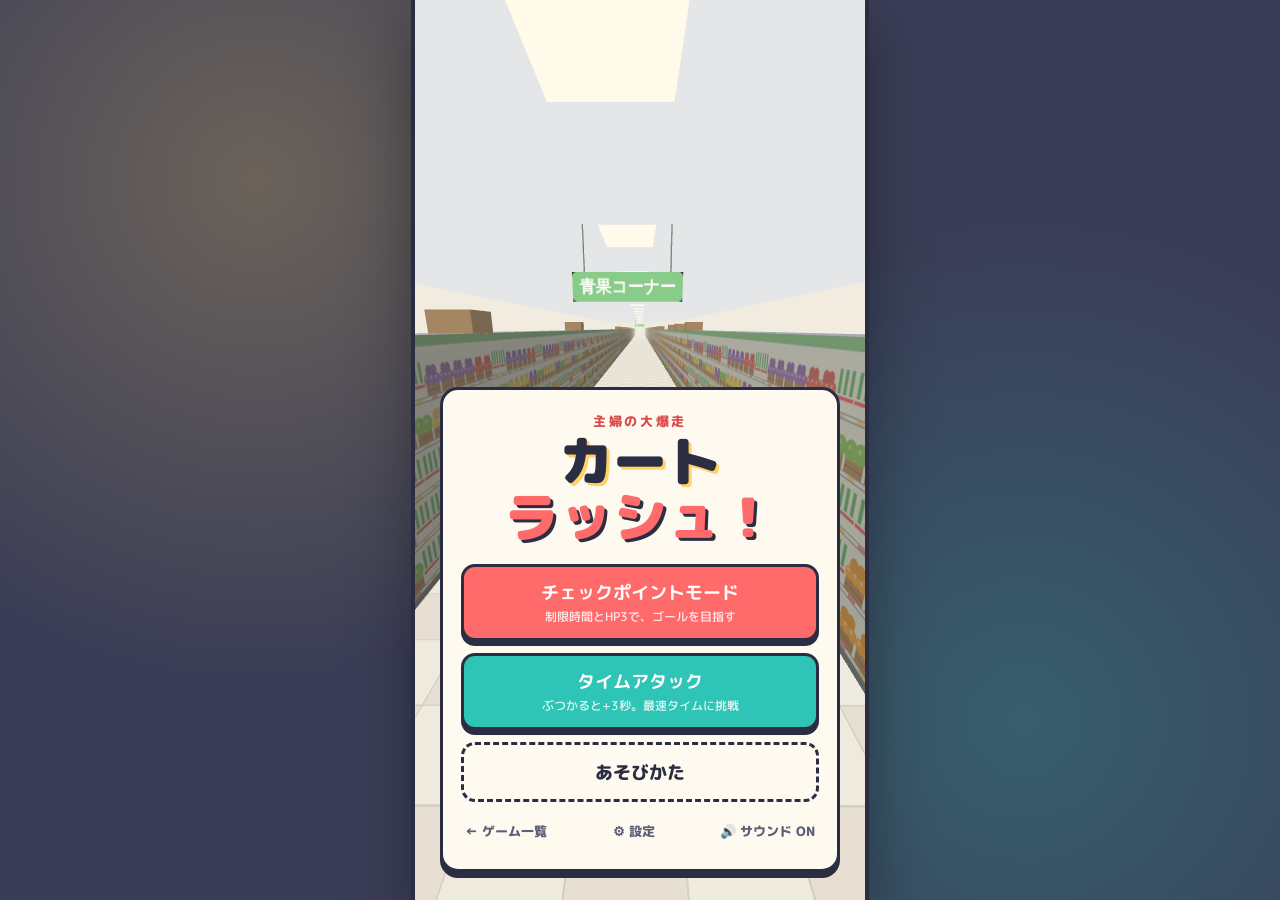
<file: index.html>
<!doctype html>
<html lang="ja">
  <head>
    <meta charset="utf-8" />
    <meta name="viewport" content="width=device-width, initial-scale=1" />
    <title>カートラッシュ！</title>
    <!-- トップを開いたら、すぐカートラッシュへ（ゲーム一覧は games/ にあります） -->
    <meta http-equiv="refresh" content="0; url=/games/cart-rush/index.html" />
    <script>
      // 先頭の「/」が大事: ない場合、存在しないページから来たときに URL がどんどん伸びて読み込みが終わらなくなる
      location.replace('/games/cart-rush/index.html' + location.search + location.hash);
    </script>
  </head>
  <body>
    <p><a href="/games/cart-rush/index.html">カートラッシュ！を開く</a>　／　<a href="/games/index.html">ゲーム一覧</a></p>
  </body>
</html>
</file>
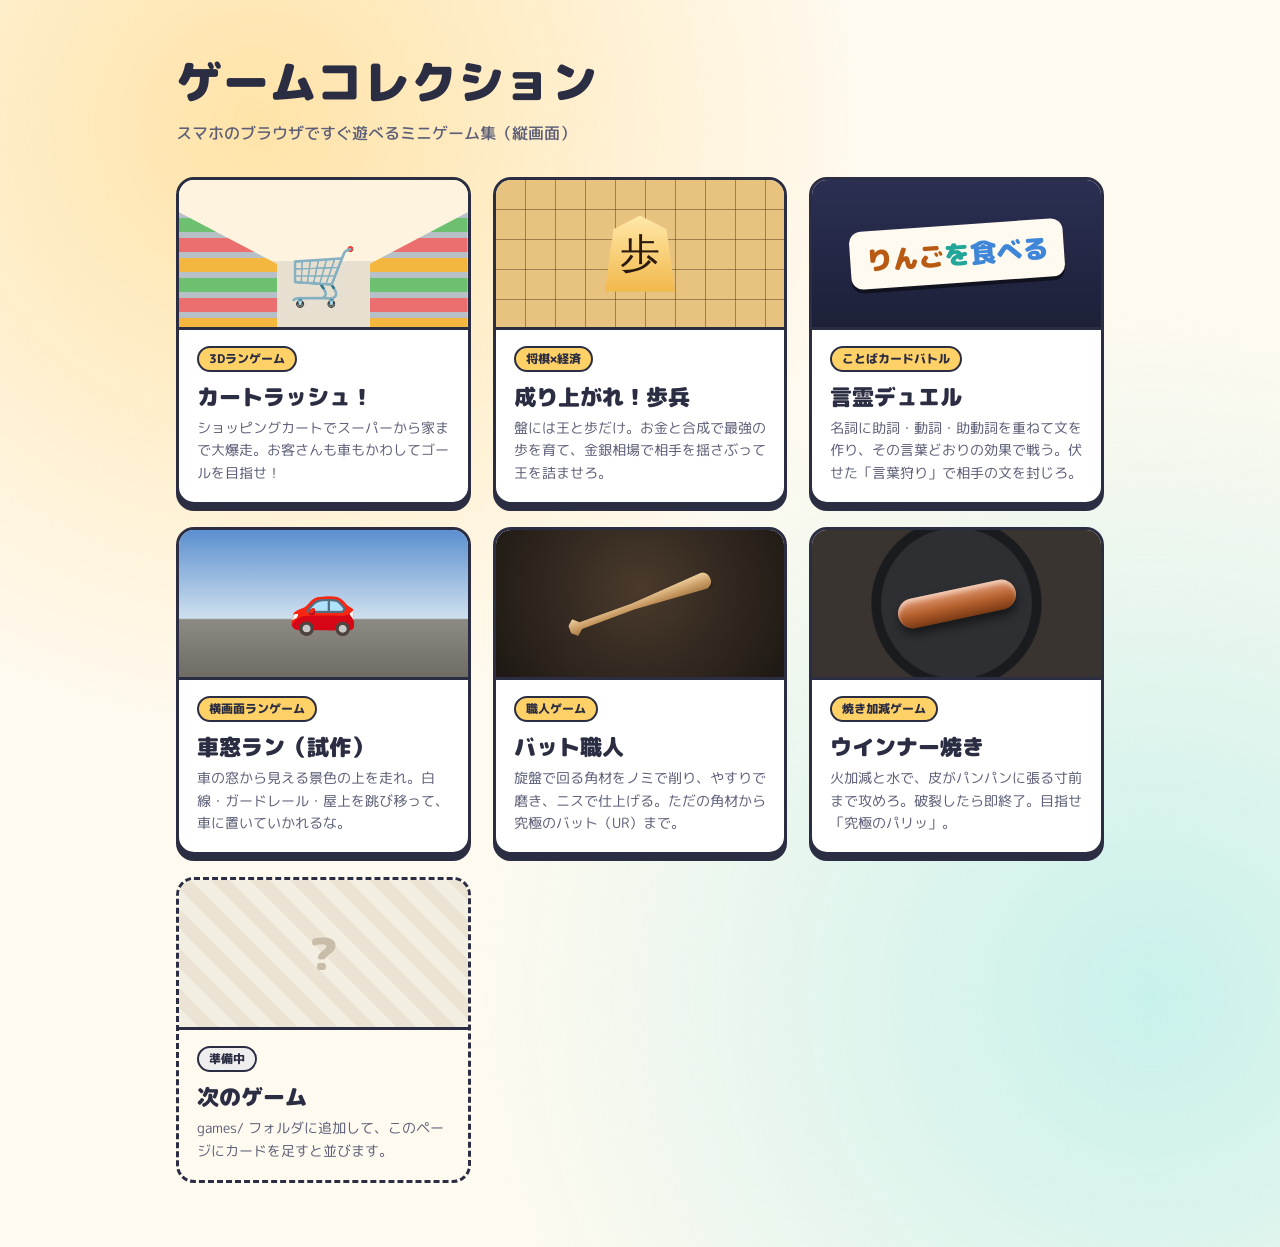
<file: games/index.html>
<!doctype html>
<html lang="ja">
  <head>
    <meta charset="utf-8" />
    <meta name="viewport" content="width=device-width, initial-scale=1" />
    <title>ゲームコレクション</title>
    <link rel="preconnect" href="https://fonts.googleapis.com" />
    <link rel="preconnect" href="https://fonts.gstatic.com" crossorigin />
    <link
      href="https://fonts.googleapis.com/css2?family=M+PLUS+Rounded+1c:wght@500;800;900&display=swap"
      rel="stylesheet"
    />
    <link rel="stylesheet" href="../shared/ui.css" />
    <style>
      body {
        min-height: 100vh;
        background:
          radial-gradient(circle at 20% 10%, #ffe3a8 0, transparent 40%),
          radial-gradient(circle at 90% 80%, #c9f1ec 0, transparent 45%),
          var(--paper);
      }
      .wrap {
        max-width: 960px;
        margin: 0 auto;
        padding: 48px 16px 64px;
      }
      h1 {
        font-size: clamp(30px, 6vw, 46px);
        font-weight: 900;
        margin: 0 0 6px;
        letter-spacing: 0.02em;
      }
      .lead {
        margin: 0 0 32px;
        color: var(--ink-soft);
        font-weight: 500;
      }
      .grid {
        display: grid;
        grid-template-columns: repeat(auto-fill, minmax(260px, 1fr));
        gap: 22px;
      }
      .card {
        display: flex;
        flex-direction: column;
        border: 3px solid var(--line);
        border-radius: var(--radius);
        background: #fff;
        box-shadow: 0 6px 0 var(--line);
        overflow: hidden;
        color: inherit;
        text-decoration: none;
        transition: transform 0.12s ease;
      }
      a.card:hover {
        transform: translateY(-3px) rotate(-0.4deg);
      }
      .thumb {
        position: relative;
        height: 150px;
        border-bottom: 3px solid var(--line);
        overflow: hidden;
      }
      .thumb-cart {
        background: linear-gradient(#fdf3df 0 55%, #e7dfcf 55%);
      }
      /* 店内の棚と通路をCSSで簡易表現 */
      .thumb-cart::before,
      .thumb-cart::after {
        content: '';
        position: absolute;
        top: 22%;
        bottom: 0;
        width: 34%;
        background: repeating-linear-gradient(
          #b8c0c7 0 6px,
          #6cc070 6px 20px,
          #b8c0c7 20px 26px,
          #ec6f6f 26px 40px,
          #b8c0c7 40px 46px,
          #f3b740 46px 60px
        );
      }
      .thumb-cart::before {
        left: 0;
        clip-path: polygon(0 0, 100% 45%, 100% 100%, 0 100%);
      }
      .thumb-cart::after {
        right: 0;
        clip-path: polygon(0 45%, 100% 0, 100% 100%, 0 100%);
      }
      .thumb-cart span {
        position: absolute;
        left: 50%;
        bottom: 10px;
        transform: translateX(-50%);
        font-size: 56px;
        z-index: 1;
      }
      .thumb-fu {
        background:
          repeating-linear-gradient(90deg, transparent 0 29px, rgba(90, 59, 28, 0.5) 29px 30px),
          repeating-linear-gradient(transparent 0 29px, rgba(90, 59, 28, 0.5) 29px 30px),
          #e8c27f;
        display: grid;
        place-items: center;
      }
      .thumb-fu span {
        width: 70px;
        height: 76px;
        display: grid;
        place-items: center;
        clip-path: polygon(50% 0, 88% 18%, 100% 100%, 0 100%, 12% 18%);
        background: linear-gradient(#ffe8a8, #f2b84b);
        font-family: 'Hiragino Mincho ProN', 'Yu Mincho', serif;
        font-size: 40px;
        color: #2a1a0e;
      }
      .thumb-koto {
        background: linear-gradient(#2b2f52, #1d2038);
        display: grid;
        place-items: center;
      }
      .thumb-koto span {
        padding: 10px 16px;
        border-radius: 12px;
        background: #fffaf0;
        font-size: 26px;
        font-weight: 900;
        color: #b85a12;
        transform: rotate(-4deg);
        box-shadow: 0 4px 0 rgba(0, 0, 0, 0.5);
      }
      .thumb-koto i {
        font-style: normal;
        color: #22a699;
      }
      .thumb-koto em {
        font-style: normal;
        color: #3f86d8;
      }
.thumb-shaso {
        background: linear-gradient(#5b8fcf, #cfe0ee 60%, #8d8a84 61%, #6f6c66);
        display: grid;
        place-items: center;
        font-size: 56px;
      }
      .thumb-bat {
        background: radial-gradient(circle at 50% 40%, #4a3a2c, #1d1814);
        display: grid;
        place-items: center;
      }
      .thumb-bat span {
        width: 150px;
        height: 18px;
        border-radius: 4px 40px 40px 4px;
        background: linear-gradient(#f0d2a2, #c79a62 60%, #a77a45);
        box-shadow: 0 6px 12px rgba(0, 0, 0, 0.5);
        transform: rotate(-20deg);
        clip-path: polygon(0 30%, 4% 0, 8% 30%, 45% 32%, 100% 0, 100% 100%, 45% 68%, 8% 70%, 4% 100%, 0 70%);
      }
.thumb-wiener {
        background: radial-gradient(circle at 50% 50%, #2e2f33 0 46%, #1a1b1e 47% 52%, #3a3430 53%);
        display: grid;
        place-items: center;
      }
      .thumb-wiener span {
        width: 120px;
        height: 30px;
        border-radius: 15px;
        background: linear-gradient(#e7a07a, #b5602e 55%, #7a3a14);
        box-shadow: inset 0 4px 4px rgba(255, 255, 255, 0.45), 0 6px 10px rgba(0, 0, 0, 0.5);
        transform: rotate(-12deg);
      }
      .thumb-soon {
        background: repeating-linear-gradient(45deg, #f3eee2 0 14px, #ebe4d4 14px 28px);
        display: grid;
        place-items: center;
        font-size: 44px;
        font-weight: 900;
        color: #c7bda8;
      }
      .body {
        padding: 16px 18px 18px;
      }
      .body h2 {
        margin: 8px 0 4px;
        font-size: 22px;
        font-weight: 900;
      }
      .body p {
        margin: 0;
        font-size: 14px;
        color: var(--ink-soft);
        line-height: 1.6;
      }
      .card.soon {
        box-shadow: none;
        border-style: dashed;
        background: transparent;
      }
    </style>
  </head>
  <body>
    <main class="wrap">
      <h1>ゲームコレクション</h1>
      <p class="lead">スマホのブラウザですぐ遊べるミニゲーム集（縦画面）</p>

      <div class="grid">
        <a class="card" href="cart-rush/index.html">
          <div class="thumb thumb-cart"><span aria-hidden="true">🛒</span></div>
          <div class="body">
            <span class="tag">3Dランゲーム</span>
            <h2>カートラッシュ！</h2>
            <p>ショッピングカートでスーパーから家まで大爆走。お客さんも車もかわしてゴールを目指せ！</p>
          </div>
        </a>

        <a class="card" href="fu-rising/index.html">
          <div class="thumb thumb-fu"><span aria-hidden="true">歩</span></div>
          <div class="body">
            <span class="tag">将棋×経済</span>
            <h2>成り上がれ！歩兵</h2>
            <p>盤には王と歩だけ。お金と合成で最強の歩を育て、金銀相場で相手を揺さぶって王を詰ませろ。</p>
          </div>
        </a>

        <a class="card" href="kotodama/index.html">
          <div class="thumb thumb-koto"><span aria-hidden="true">りんご<i>を</i><em>食べる</em></span></div>
          <div class="body">
            <span class="tag">ことばカードバトル</span>
            <h2>言霊デュエル</h2>
            <p>名詞に助詞・動詞・助動詞を重ねて文を作り、その言葉どおりの効果で戦う。伏せた「言葉狩り」で相手の文を封じろ。</p>
          </div>
        </a>

        <a class="card" href="shaso-run/index.html">
          <div class="thumb thumb-shaso"><span aria-hidden="true">🚗</span></div>
          <div class="body">
            <span class="tag">横画面ランゲーム</span>
            <h2>車窓ラン（試作）</h2>
            <p>車の窓から見える景色の上を走れ。白線・ガードレール・屋上を跳び移って、車に置いていかれるな。</p>
          </div>
        </a>

        <a class="card" href="bat-craft/index.html">
          <div class="thumb thumb-bat"><span aria-hidden="true"></span></div>
          <div class="body">
            <span class="tag">職人ゲーム</span>
            <h2>バット職人</h2>
            <p>旋盤で回る角材をノミで削り、やすりで磨き、ニスで仕上げる。ただの角材から究極のバット（UR）まで。</p>
          </div>
        </a>

        <a class="card" href="wiener/index.html">
          <div class="thumb thumb-wiener"><span aria-hidden="true"></span></div>
          <div class="body">
            <span class="tag">焼き加減ゲーム</span>
            <h2>ウインナー焼き</h2>
            <p>火加減と水で、皮がパンパンに張る寸前まで攻めろ。破裂したら即終了。目指せ「究極のパリッ」。</p>
          </div>
        </a>

        <div class="card soon" aria-disabled="true">
          <div class="thumb thumb-soon">?</div>
          <div class="body">
            <span class="tag" style="background: #eee">準備中</span>
            <h2>次のゲーム</h2>
            <p>games/ フォルダに追加して、このページにカードを足すと並びます。</p>
          </div>
        </div>
      </div>
    </main>
  </body>
</html>
</file>
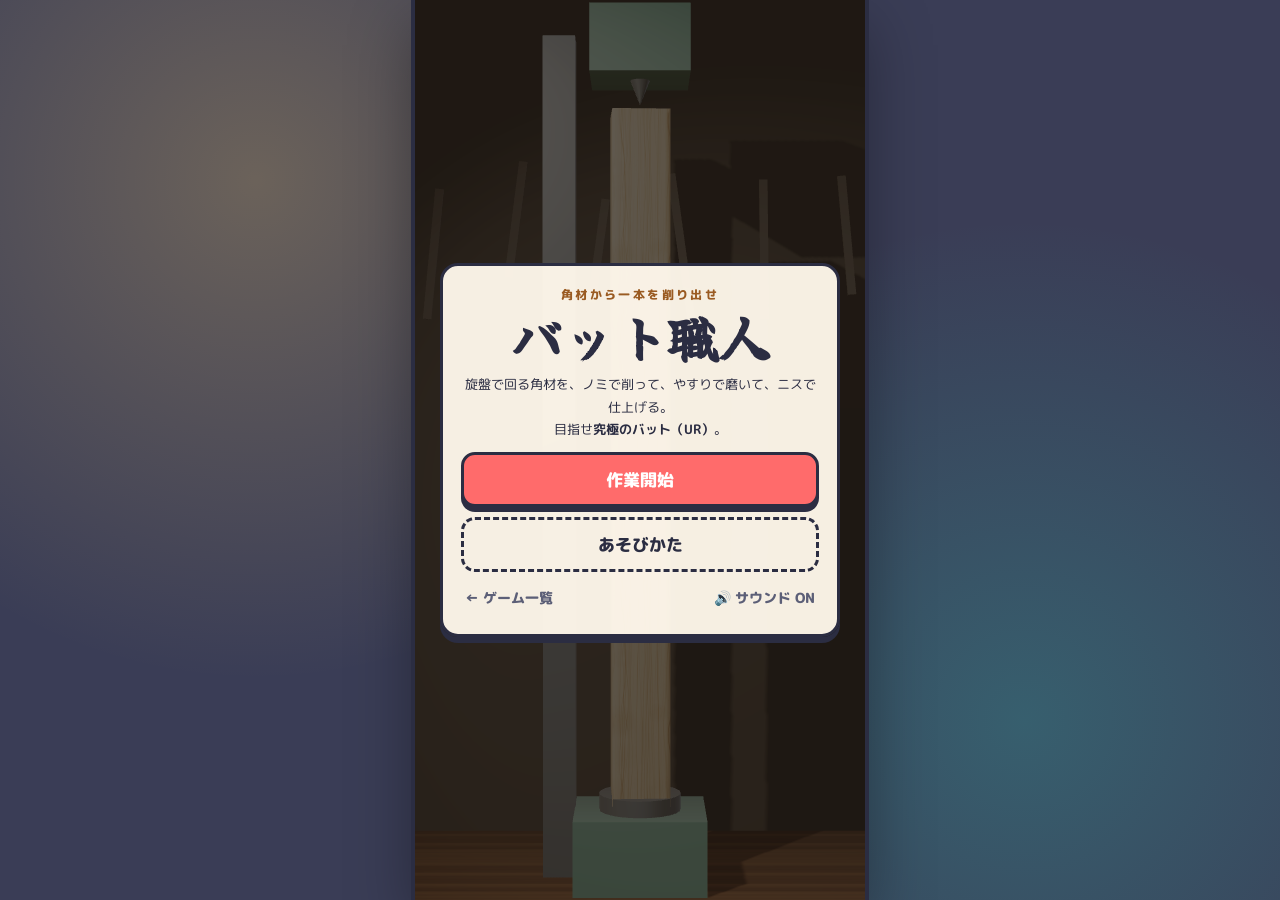
<file: games/bat-craft/index.html>
<!doctype html>
<html lang="ja">
  <head>
    <meta charset="utf-8" />
    <meta name="viewport" content="width=device-width, initial-scale=1, viewport-fit=cover, user-scalable=no" />
    <title>バット職人</title>
    <link rel="preconnect" href="https://fonts.googleapis.com" />
    <link rel="preconnect" href="https://fonts.gstatic.com" crossorigin />
    <link
      href="https://fonts.googleapis.com/css2?family=M+PLUS+Rounded+1c:wght@500;800;900&family=Yuji+Syuku&display=swap"
      rel="stylesheet"
    />
    <link rel="stylesheet" href="../../shared/ui.css" />
    <link rel="stylesheet" href="style.css" />
  </head>
  <body class="app-body">
    <div id="app" class="app">
      <canvas id="gl"></canvas>
      <canvas id="fx"></canvas>

      <!-- 工程の表示 -->
      <div id="hud" class="hud hidden">
        <div class="hud-top">
          <div><b id="step-name">① 荒削り</b><span id="step-tool">丸ノミ</span></div>
        </div>
        <div class="hud-bottom">
          <p id="hint" class="hint"></p>
          <button id="btn-next" class="btn btn-primary next" type="button">次の工程へ</button>
        </div>
      </div>
      <div id="banner" class="banner"></div>

      <!-- タイトル -->
      <section id="screen-title" class="screen">
        <div class="card-panel">
          <p class="eyebrow">角材から一本を削り出せ</p>
          <h1 class="logo">バット職人</h1>
          <p class="lead">旋盤で回る角材を、ノミで削って、やすりで磨いて、ニスで仕上げる。<br />目指せ<b>究極のバット（UR）</b>。</p>
          <p id="title-best" class="best"></p>
          <div class="btn-col">
            <button id="btn-start" class="btn btn-primary">作業開始</button>
            <button id="btn-howto" class="btn btn-ghost">あそびかた</button>
          </div>
          <div class="row-links">
            <a href="../index.html" class="link">← ゲーム一覧</a>
            <button id="btn-sound" class="link" type="button">🔊 サウンド ON</button>
          </div>
        </div>
      </section>

      <!-- あそびかた -->
      <section id="screen-howto" class="screen hidden">
        <div class="card-panel howto">
          <h2>あそびかた</h2>
          <h3>① 荒削り・② 仕上げ削り</h3>
          <p>回っている角材の横を指でなぞると、ノミが当たって削れます。<b>刃先は指の斜め上（バット側）</b>に出るので、指で隠れません。<b>指をバットに近づけるほど深く</b>削れます。点線が理想のバットの形。削りすぎると赤くなり、元には戻せません。</p>
          <h3>③ やすりがけ</h3>
          <p>バットの上を指でこすると、表面がなめらかになります。速くこするほどよく削れます。</p>
          <h3>④ ニス塗り</h3>
          <p>こすって塗るとツヤが出ます。やすりがけが足りない所はツヤが出にくい。</p>
          <h3>ランク</h3>
          <p>形・なめらかさ・ツヤで採点。ランクなし（ただの角材）→ N → R → SR → SSR → UR（究極のバット）。各工程は時間制。早く終わったら「次の工程へ」。</p>
          <button class="btn btn-primary" data-close="howto">とじる</button>
        </div>
      </section>

      <!-- 結果 -->
      <section id="screen-result" class="screen dim hidden">
        <div id="rank-card" class="rank-card">
          <div class="rank-shine"></div>
          <div id="rank-id" class="rank-id">R</div>
          <div id="rank-name" class="rank-name">普通のバット</div>
          <div id="rank-comment" class="rank-comment"></div>
          <div id="rank-score" class="rank-score"></div>
          <div id="rank-best" class="rank-best"></div>
          <div class="btn-col">
            <button id="btn-again" class="btn btn-primary">もう一本つくる</button>
            <a href="../index.html" class="btn btn-ghost">ゲーム一覧へ</a>
          </div>
        </div>
      </section>
    </div>

    <div class="rotate-notice"><div class="icon">📱</div><p>スマホを縦向きにしてね</p></div>

    <script src="../../shared/storage.js"></script>
    <script src="../../shared/haptics.js"></script>
    <script src="../../shared/audio.js"></script>
    <script src="../../shared/vendor/three.min.js"></script>
    <script src="bat.js"></script>
    <script src="game.js"></script>
  </body>
</html>
</file>
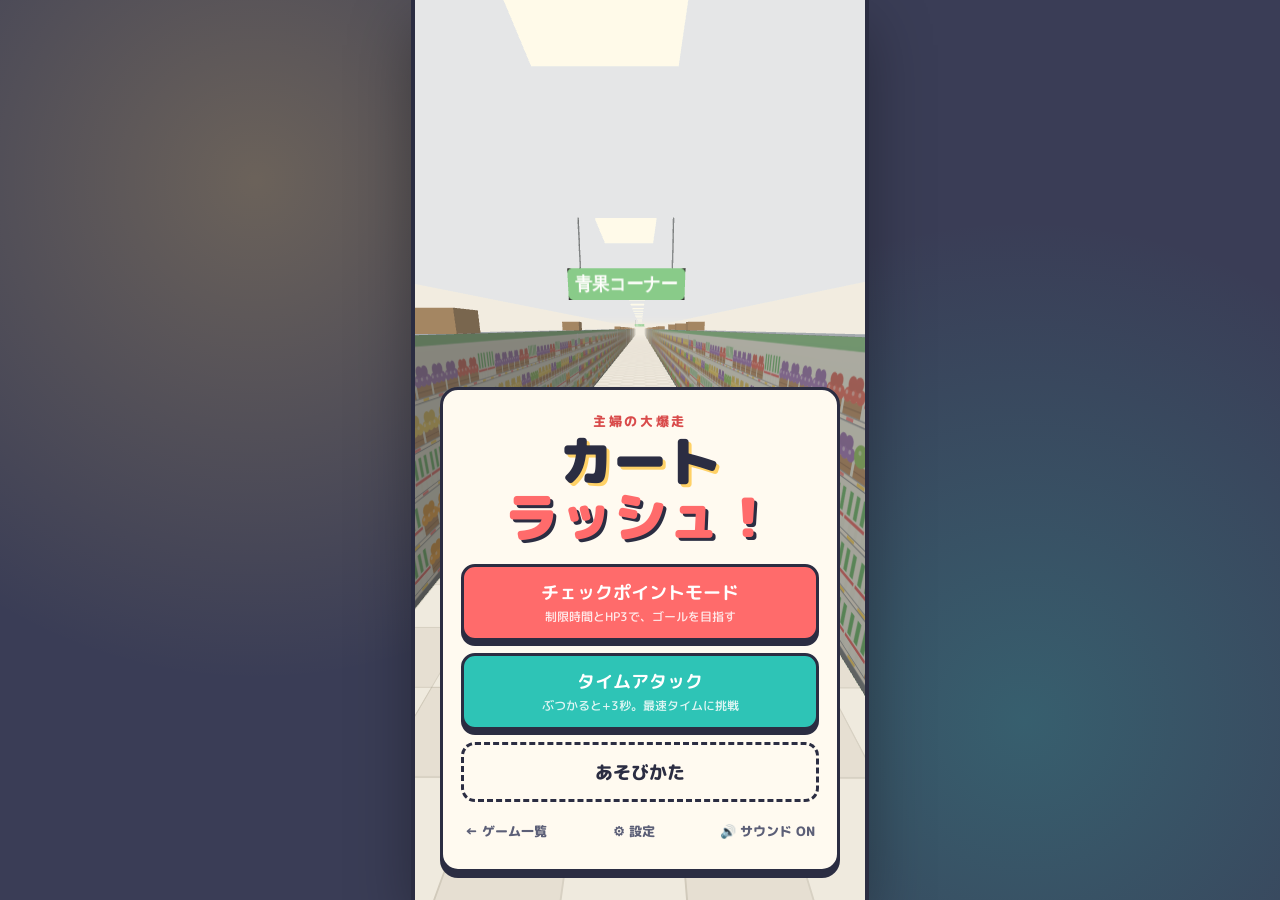
<file: games/cart-rush/index.html>
<!doctype html>
<html lang="ja">
  <head>
    <meta charset="utf-8" />
    <meta name="viewport" content="width=device-width, initial-scale=1, viewport-fit=cover, user-scalable=no" />
    <title>カートラッシュ！</title>
    <link rel="preconnect" href="https://fonts.googleapis.com" />
    <link rel="preconnect" href="https://fonts.gstatic.com" crossorigin />
    <link
      href="https://fonts.googleapis.com/css2?family=M+PLUS+Rounded+1c:wght@500;800;900&display=swap"
      rel="stylesheet"
    />
    <link rel="stylesheet" href="../../shared/ui.css" />
    <link rel="stylesheet" href="style.css" />
  </head>
  <body class="app-body">
    <div id="app" class="app">
    <canvas id="game" aria-label="ゲーム画面"></canvas>
    <canvas id="fx" aria-hidden="true"></canvas>

    <!-- プレイ中の表示 -->
    <div id="hud" class="hud hidden">
      <div class="hud-top">
        <div class="hud-left">
          <div id="hearts" class="hearts" aria-label="HP"></div>
          <div id="gauge" class="gauge"><div id="gauge-fill" class="gauge-fill"></div><span>SALE</span></div>
        </div>
        <div class="hud-center">
          <div id="timer-label" class="timer-label">のこり時間</div>
          <div id="timer" class="timer">30.0</div>
          <div id="time-pop" class="time-pop"></div>
        </div>
        <div class="hud-right">
          <button id="btn-pause" class="icon-btn" aria-label="一時停止">❚❚</button>
        </div>
      </div>
      <button id="btn-sale" class="btn-sale hidden" type="button">タイム<br />セール！</button>
      <div id="zone-label" class="zone-label"></div>
      <div id="banner" class="banner"></div>
      <div id="drag-hint" class="drag-hint hidden">
        <div class="drag-track"><span class="drag-finger">👆</span></div>
        <p>指を置いて<b>左右にスライド</b><br />上にはらうと<b>ジャンプ</b>、下で<b>スライディング</b></p>
        <p id="drag-hint-sub" class="sub">PC: ←→ 移動 / ↑・スペース ジャンプ / ↓ スライディング / E タイムセール</p>
      </div>
      <div class="boost-fx"></div>
      <div id="flash" class="flash"></div>
    </div>

    <!-- タイトル -->
    <section id="screen-title" class="screen">
      <div class="panel menu-panel">
        <p class="eyebrow">主婦の大爆走</p>
        <h1 class="logo">カート<span>ラッシュ！</span></h1>
        <div class="btn-col">
          <button class="btn btn-primary" data-mode="normal">
            <b>チェックポイントモード</b><small>制限時間とHP3で、ゴールを目指す</small>
          </button>
          <button class="btn btn-secondary" data-mode="timeattack">
            <b>タイムアタック</b><small>ぶつかると+3秒。最速タイムに挑戦</small>
          </button>
          <button class="btn btn-ghost" data-go="howto">あそびかた</button>
        </div>
        <div class="row-links">
          <a href="../index.html" class="link">← ゲーム一覧</a>
          <button id="btn-settings" class="link" type="button">⚙ 設定</button>
          <button id="btn-vibe" class="link" type="button">📳 振動 ON</button>
          <button id="btn-sound" class="link" type="button">🔊 サウンド ON</button>
        </div>
      </div>
    </section>

    <!-- ステージ選択 -->
    <section id="screen-stage" class="screen hidden">
      <div class="panel menu-panel wide">
        <p class="eyebrow" id="stage-mode">チェックポイントモード</p>
        <h2 class="screen-title">ステージをえらぶ</h2>
        <div class="seg time-seg" role="group" aria-label="昼と夜">
          <button id="time-day" type="button">☀ 昼</button>
          <button id="time-night" type="button">🌙 夜</button>
        </div>
        <div id="stage-list" class="stage-list"></div>
        <button class="btn btn-ghost" data-go="title">もどる</button>
      </div>
    </section>

    <!-- あそびかた -->
    <section id="screen-howto" class="screen hidden">
      <div class="panel menu-panel wide">
        <h2 class="screen-title">あそびかた</h2>
        <div class="howto">
          <div class="howto-block">
            <h3>操作</h3>
            <ul>
              <li>指を置いて<b>左右にスライド</b>：移動</li>
              <li>指を<b>上にはらう</b>：ジャンプ（低い障害物や車を飛び越える・車の屋根に乗れる）</li>
              <li>指を<b>下にはらう</b>：スライディング（のれんやバーの下をくぐる）。空中なら急降下</li>
              <li>大通りは<b>歩道</b>にも出られる。車は来ないけど並木や自販機があり、<b>スピードが出ない</b>（逃げ込むのは一瞬だけに）</li>
            </ul>
          </div>
          <div class="howto-block">
            <h3>セールゲージとタイムセール</h3>
            <ul>
              <li><b>ジャンプ</b>する、コーンや看板を<b>はね飛ばす</b>、空中で<b>技を決める</b>、<b>ギリギリで避ける</b>、<b>車の屋根で弾む</b>とゲージがたまる</li>
              <li>満タンで右下の<b>タイムセール！</b>ボタン：しばらく無敵＋超加速。ぶつかった物を全部はね飛ばす</li>
            </ul>
          </div>
          <div class="howto-block">
            <h3>加速ジャンプ台</h3>
            <ul>
              <li>オレンジの坂を登ると大ジャンプ＆加速。空中で次の台に乗ると連続ジャンプ</li>
              <li>トラックやバスの後ろの台は、屋根の上から大きく飛び出す</li>
            </ul>
          </div>
          <div class="howto-block">
            <h3>モード</h3>
            <ul>
              <li>チェックポイントモード：制限時間とHP3。チェックポイントで時間追加＋HP回復。ぶつかると -0.5秒</li>
              <li>タイムアタック：ぶつかると +3秒。自己ベストの走りが水色のゴーストになって一緒に走る</li>
            </ul>
          </div>
        </div>
        <button class="btn btn-ghost" data-go="title">もどる</button>
      </div>
    </section>

    <!-- 一時停止 -->
    <section id="screen-pause" class="screen hidden dim">
      <div class="panel menu-panel">
        <h2 class="screen-title">一時停止</h2>
        <div class="btn-col">
          <button id="btn-resume" class="btn btn-primary">つづける</button>
          <button id="btn-restart" class="btn">はじめから</button>
          <button id="btn-pause-settings" class="btn">⚙ 設定</button>
          <button id="btn-quit" class="btn btn-ghost">タイトルへ</button>
        </div>
      </div>
    </section>

    <!-- 設定 -->
    <section id="screen-settings" class="screen hidden dim">
      <div class="panel menu-panel">
        <h2 class="screen-title">設定</h2>
        <div class="setting">
          <h3>カメラ視点</h3>
          <div class="seg">
            <button type="button" data-set="camera" data-val="normal">標準</button>
            <button type="button" data-set="camera" data-val="high">見下ろし</button>
            <button type="button" data-set="camera" data-val="fp">一人称</button>
          </div>
          <p class="note">一人称は主婦の目線。回転技でも画面は回りません。</p>
        </div>
        <div class="setting">
          <h3>タイムセールの発動</h3>
          <div class="seg">
            <button type="button" data-set="saleAuto" data-val="false">ボタンで発動</button>
            <button type="button" data-set="saleAuto" data-val="true">満タンで自動</button>
          </div>
        </div>
        <button id="btn-settings-back" class="btn btn-primary">OK</button>
      </div>
    </section>

    <!-- 結果画像 -->
    <section id="screen-share" class="screen hidden dim">
      <div class="panel menu-panel">
        <h2 class="screen-title">結果の画像</h2>
        <img id="share-img" class="share-img" alt="結果の画像" />
        <p class="note" id="share-note">画像を長押しして保存できます</p>
        <div class="btn-col">
          <button id="btn-share-send" class="btn btn-primary">シェアする</button>
          <a id="btn-share-dl" class="btn" download="cart-rush-result.png">画像を保存</a>
          <button id="btn-share-close" class="btn btn-ghost">とじる</button>
        </div>
      </div>
    </section>

    <!-- 結果 -->
    <section id="screen-result" class="screen hidden dim">
      <div class="panel menu-panel">
        <div id="result-badge" class="badge hidden">NEW RECORD!</div>
        <h2 id="result-head" class="result-head">STAGE CLEAR!</h2>
        <p id="result-sub" class="result-sub"></p>
        <div id="result-rows" class="result-rows"></div>
        <div class="btn-col tight">
          <button id="btn-next" class="btn btn-primary hidden">次のステージへ</button>
          <div class="btn-row">
            <button id="btn-retry" class="btn btn-secondary">もう一度</button>
            <button id="btn-stages" class="btn">ステージ選択</button>
          </div>
          <button id="btn-share" class="btn btn-ghost btn-small">📷 結果を画像でシェア</button>
        </div>
      </div>
    </section>

    </div>

    <div class="rotate-notice"><div class="icon">📱</div><p>スマホを縦向きにしてね</p></div>

    <script src="../../shared/storage.js"></script>
    <script src="../../shared/haptics.js"></script>
    <script src="../../shared/audio.js"></script>
    <script src="../../shared/input.js"></script>
    <script src="stages.js"></script>
    <script src="../../shared/vendor/three.min.js"></script>
    <script src="models.js"></script>
    <script src="render3d.js"></script>
    <script src="game.js"></script>
  </body>
</html>
</file>
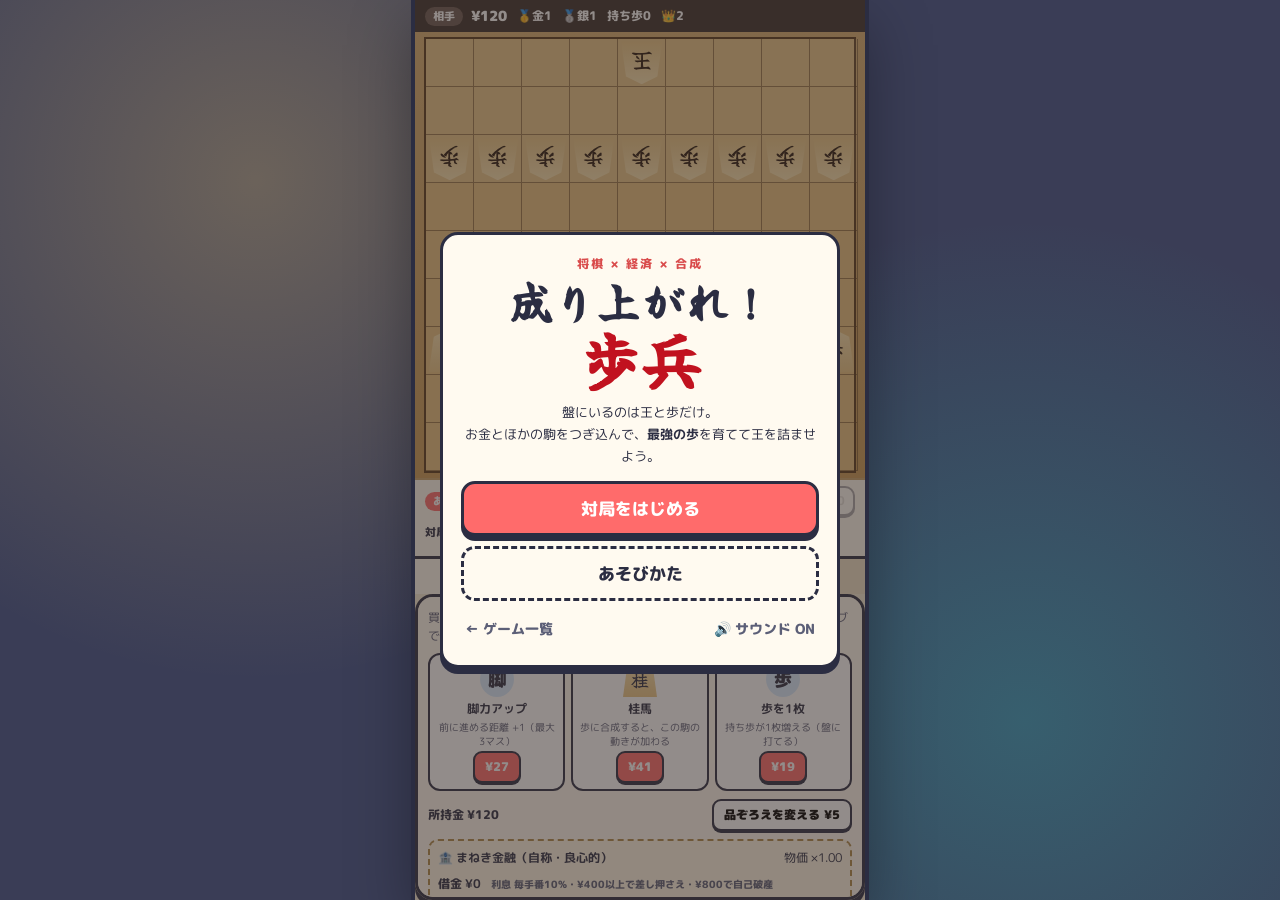
<file: games/fu-rising/index.html>
<!doctype html>
<html lang="ja">
  <head>
    <meta charset="utf-8" />
    <meta name="viewport" content="width=device-width, initial-scale=1, viewport-fit=cover, user-scalable=no" />
    <title>成り上がれ！歩兵</title>
    <link rel="preconnect" href="https://fonts.googleapis.com" />
    <link rel="preconnect" href="https://fonts.gstatic.com" crossorigin />
    <link
      href="https://fonts.googleapis.com/css2?family=M+PLUS+Rounded+1c:wght@500;800;900&family=Yuji+Syuku&display=swap"
      rel="stylesheet"
    />
    <link rel="stylesheet" href="../../shared/ui.css" />
    <link rel="stylesheet" href="style.css" />
  </head>
  <body class="app-body">
    <div id="app" class="app">
      <!-- 相手 -->
      <div class="bar bar-op">
        <div class="who">相手</div>
        <div class="stats" id="op-stats"></div>
      </div>

      <!-- 盤 -->
      <div class="board-wrap">
        <div id="board" class="board" aria-label="将棋盤"></div>
      </div>

      <!-- 自分 -->
      <div class="bar bar-me">
        <div class="who">あなた</div>
        <div class="stats" id="me-stats"></div>
        <button id="btn-royal" class="hand-btn royal-btn" type="button">👑逆襲 <b id="royal-n">2</b></button>
        <button id="btn-hand" class="hand-btn" type="button">持ち歩 <b id="hand-n">0</b></button>
      </div>
      <div id="log" class="log"></div>

      <!-- 下のパネル -->
      <div class="panel-tabs" role="tablist">
        <button class="tab on" data-tab="shop" type="button">ショップ</button>
        <button class="tab" data-tab="market" type="button">金銀相場</button>
        <button class="tab" data-tab="forge" type="button">強化・合成</button>
      </div>
      <div class="panel">
        <section id="tab-shop" class="tab-body"></section>
        <section id="tab-market" class="tab-body hidden"></section>
        <section id="tab-forge" class="tab-body hidden"></section>
      </div>

      <div id="banner" class="banner"></div>
      <div id="cutin" class="cutin hidden"></div>

      <!-- タイトル -->
      <section id="screen-title" class="screen">
        <div class="card-panel">
          <p class="eyebrow">将棋 × 経済 × 合成</p>
          <h1 class="logo">成り上がれ！<span>歩兵</span></h1>
          <p class="lead">盤にいるのは王と歩だけ。<br />お金とほかの駒をつぎ込んで、<b>最強の歩</b>を育てて王を詰ませよう。</p>
          <div class="btn-col">
            <button id="btn-start" class="btn btn-primary">対局をはじめる</button>
            <button id="btn-howto" class="btn btn-ghost">あそびかた</button>
          </div>
          <div class="row-links">
            <a href="../index.html" class="link">← ゲーム一覧</a>
            <button id="btn-sound" class="link" type="button">🔊 サウンド ON</button>
          </div>
        </div>
      </section>

      <!-- あそびかた -->
      <section id="screen-howto" class="screen hidden">
        <div class="card-panel howto">
          <h2>あそびかた</h2>
          <h3>勝ち方</h3>
          <p>相手の王を<b>詰ませたら勝ち</b>。自分の王が取られる手は指せません。</p>
          <h3>1手番でできること</h3>
          <p>ショップ・相場・強化・合成は<b>何回でも</b>（相場の売買は1手番3回まで）。最後に<b>駒を1つ動かすか、持ち歩を打つ</b>と手番が終わります。手番のはじめに <b>¥10</b> もらえます。</p>
          <h3>歩の強くし方は2つ</h3>
          <p><b>① お金で強化</b>：ショップで「脚力アップ」「横歩き」「後ずさり」「鉄の鎧」を買って歩に付ける。<br /><b>② 駒を合成</b>：飛車・角・香車・桂馬・金・銀を歩に合成すると、その駒の動きが歩に加わる（1枚に3つまで・手数料 ¥10）。</p>
          <h3>駒の手に入れ方</h3>
          <p>ショップで買う（買うたびに品ぞろえが変わる）か、相手の強い歩を取って<b>合成されていた駒を1つ奪う</b>。取った歩は持ち歩になります。</p>
          <h3>👑 王の逆襲（1局に2回）</h3>
          <p>王のとなりにいる相手の歩を、<b>守られていても・鎧を着ていても なぎ払う</b>必殺技。王はその場に残り、手番を使います。詰みそうなときの最後の切り札にも。相手も使ってきます。</p>
          <h3>金銀相場（敵味方で共通）</h3>
          <p>金と銀は相場で売買できます。値段は手番ごとに動き、<b>誰かが買うと上がり、売ると下がる</b>。相手が金銀を抱えているときに売り浴びせて値を崩す、なんて駆け引きも。売買には手数料がかかります。</p>
          <h3>経済はだいたいカオス</h3>
          <p><b>インフレ</b>：物価は毎手じわじわ上がる（給料 ¥10 は上がらない）。金銀は物価に連動するので、インフレ対策に。<br /><b>ニュース</b>：吸血鬼の大量発生で銀が爆騰、錬金術の成功で金が大暴落…など、相場が最大45%動く。給付金が配られることも。<br /><b>借金</b>：🏦で ¥100ずつ借りられる。利息は<b>毎手番10%</b>。¥400を超えると持ち物を差し押さえられ、¥800で<b>自己破産</b>（借金は消えるが全財産を失う）。<br /><b>税金</b>：12手ごとに確定申告。所持金の10%を納税。</p>
          <h3>合成で二つ名がつく</h3>
          <p>合成した組み合わせで「天翔ける竜」「忍者」「天上天下唯我独歩」などの二つ名とレア度（N〜UR）がつきます。</p>
          <h3>そのほか</h3>
          <p>歩が敵陣（奥の3段）に入ると「と」に成って、金の動きが加わります。鎧を着た歩は、取られそうになっても1回だけ耐えます。</p>
          <button class="btn btn-primary" data-close="howto">とじる</button>
        </div>
      </section>

      <!-- 結果 -->
      <section id="screen-result" class="screen dim hidden">
        <div class="card-panel">
          <h2 id="result-head" class="result-head">勝ち！</h2>
          <p id="result-sub" class="result-sub"></p>
          <div class="btn-col">
            <button id="btn-again" class="btn btn-primary">もう一局</button>
            <a href="../index.html" class="btn btn-ghost">ゲーム一覧へ</a>
          </div>
        </div>
      </section>
    </div>

    <div class="rotate-notice"><div class="icon">📱</div><p>スマホを縦向きにしてね</p></div>

    <script src="../../shared/storage.js"></script>
    <script src="../../shared/haptics.js"></script>
    <script src="../../shared/audio.js"></script>
    <script src="rules.js"></script>
    <script src="economy.js"></script>
    <script src="ai.js"></script>
    <script src="game.js"></script>
  </body>
</html>
</file>
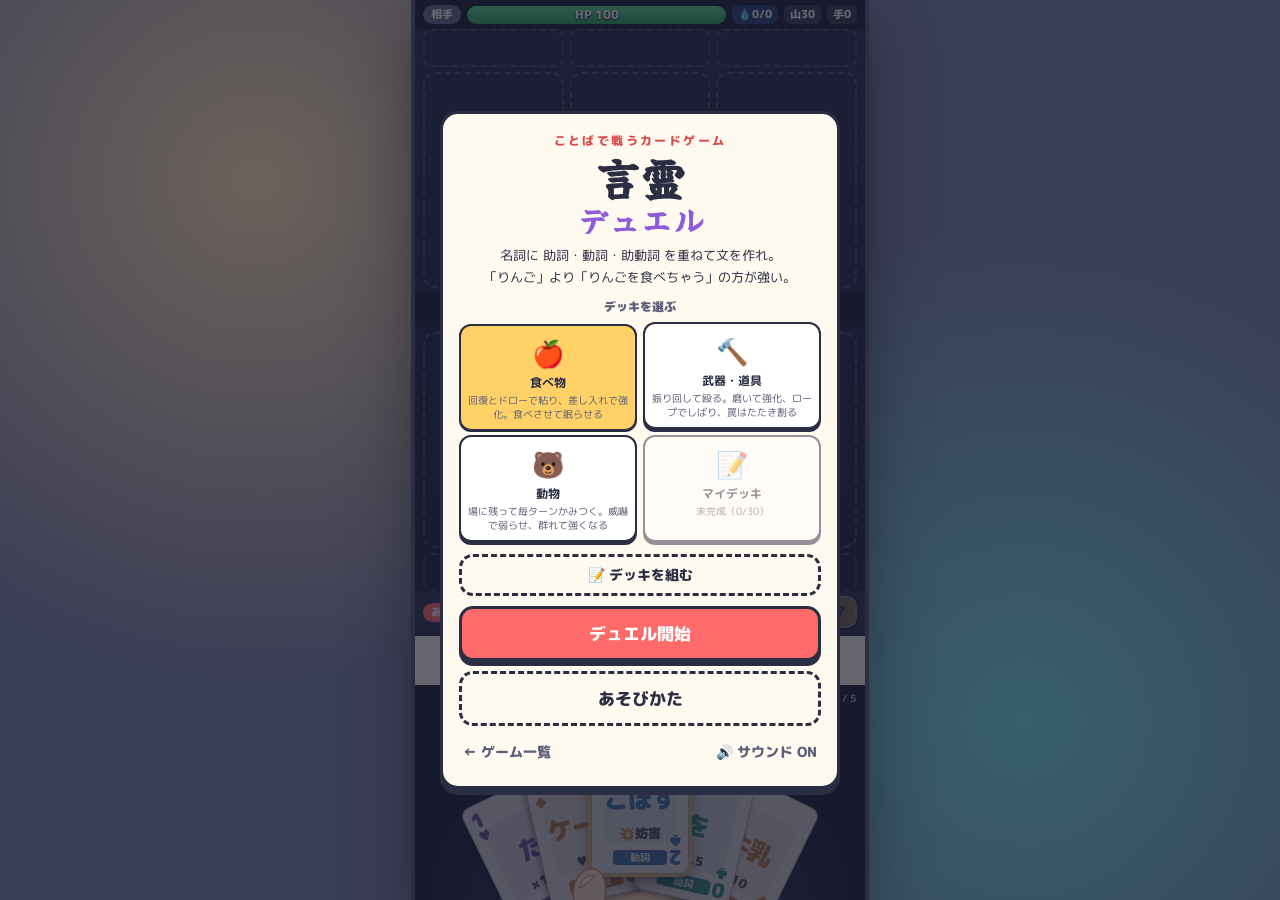
<file: games/kotodama/index.html>
<!doctype html>
<html lang="ja">
  <head>
    <meta charset="utf-8" />
    <meta name="viewport" content="width=device-width, initial-scale=1, viewport-fit=cover, user-scalable=no" />
    <title>言霊デュエル</title>
    <link rel="preconnect" href="https://fonts.googleapis.com" />
    <link rel="preconnect" href="https://fonts.gstatic.com" crossorigin />
    <link
      href="https://fonts.googleapis.com/css2?family=M+PLUS+Rounded+1c:wght@500;800;900&family=Yuji+Syuku&display=swap"
      rel="stylesheet"
    />
    <link rel="stylesheet" href="../../shared/ui.css" />
    <link rel="stylesheet" href="style.css" />
  </head>
  <body class="app-body">
    <div id="app" class="app">
      <!-- 相手 -->
      <div id="op-bar" class="bar op"><div class="who">相手</div><div id="op-bar-in" class="bar-in"></div></div>
      <div id="op-traps" class="traps op"></div>
      <div id="op-field" class="field op"></div>

      <div id="log" class="log"></div>

      <!-- 自分 -->
      <div id="me-field" class="field me"></div>
      <div id="me-traps" class="traps me"></div>
      <div id="me-bar" class="bar me">
        <div class="who">あなた</div>
        <div id="me-bar-in" class="bar-in"></div>
        <button id="btn-end" class="end-btn" type="button">ターン終了</button>
      </div>
      <div id="info" class="info"></div>
      <div id="hand" class="hand">
        <svg class="palm" viewBox="0 0 200 110" aria-hidden="true">
          <path d="M28 110 C26 72 44 44 72 38 L128 38 C156 44 174 72 172 110 Z" />
          <path class="fold" d="M70 70 C90 78 112 78 132 70" />
        </svg>
        <div id="fan" class="fan"></div>
        <svg class="thumb" viewBox="0 0 90 120" aria-hidden="true">
          <path d="M22 120 C14 96 8 70 16 50 C24 30 40 22 54 30 C66 38 64 58 58 74 C54 88 58 104 64 120 Z" />
          <path class="nail" d="M24 52 C28 40 40 34 50 38 C46 44 36 48 24 52 Z" />
        </svg>
        <div id="hand-count" class="hand-count"></div>
      </div>
      <div id="detail" class="detail hidden"></div>

      <div id="banner" class="banner"></div>
      <div id="cutin" class="cutin hidden"></div>
      <div id="trap-ask" class="trap-ask hidden"></div>

      <!-- タイトル -->
      <section id="screen-title" class="screen">
        <div class="card-panel">
          <p class="eyebrow">ことばで戦うカードゲーム</p>
          <h1 class="logo">言霊<span>デュエル</span></h1>
          <p class="lead">名詞に 助詞・動詞・助動詞 を重ねて文を作れ。<br />「りんご」より「りんごを食べちゃう」の方が強い。</p>
          <p class="pick">デッキを選ぶ</p>
          <div id="decks" class="decks"></div>
          <button id="btn-build" class="btn btn-ghost build-btn" type="button">📝 デッキを組む</button>
          <div class="btn-col">
            <button id="btn-start" class="btn btn-primary">デュエル開始</button>
            <button id="btn-howto" class="btn btn-ghost">あそびかた</button>
          </div>
          <div class="row-links">
            <a href="../index.html" class="link">← ゲーム一覧</a>
            <button id="btn-sound" class="link" type="button">🔊 サウンド ON</button>
          </div>
        </div>
      </section>

      <!-- あそびかた -->
      <section id="screen-howto" class="screen hidden">
        <div class="card-panel howto">
          <h2>あそびかた</h2>
          <h3>勝ち方</h3>
          <p>相手のHP（100）を0にしたら勝ち。山札がなくなると「言葉切れ」で、ターンのはじめに10・20・30…とダメージが増えていく。</p>
          <h3>手札の操作</h3>
          <p>手札は手に持った扇形。<b>指を左右にふって選ぶ</b> → <b>タップで詳しく見る</b> → <b>もう一度タップで場に出す</b>。</p>
          <h3>マナ（コスト）</h3>
          <p>カードの左上の数字がコスト。<b>毎ターン1枚、手札をマナにできる</b>（詳しく見る画面の「💧マナにする」）。マナの数だけ、そのターンにカードを出せます。マナは毎ターン元に戻ります。助詞はコスト0。</p>
          <h3>自分のターンにできること</h3>
          <p>
            ① <b class="c-noun">名詞</b>を場に出す（マナがあれば何枚でも・場は3つまで）<br />
            ② 場の名詞に <b class="c-part">助詞</b>→<b class="c-verb">動詞</b>→<b class="c-aux">助動詞</b> の順で重ねる（何枚でも）<br />
            ③ <b class="c-trap">トラップ</b>を伏せる<br />
            ④ 場の文を<b>発動</b>（1つの文は1ターン1回）<br />
            終わったら「ターン終了」。先攻の最初のターンは攻撃できません。
          </p>
          <h3>文の強さ</h3>
          <p>
            「りんご」だけ → ♥10 回復<br />
            「りんご<b class="c-verb">食べる</b>」 → 食べ物と食べるは相性◎で ×2.5<br />
            「りんご<b class="c-part">を</b><b class="c-verb">食べる</b>」 → 正しい文法で さらに ×1.5（食べる・飲むは、合う物なら1枚ドローも）<br />
            「りんごを食べ<b class="c-aux">ちゃう</b>」 → ×1.8（ただし自分も15ダメージ）<br />
            助詞をまちがえると「文法ミス」で弱くなります。「石を食べる」のような変な文は歯が欠けます。
          </p>
          <h3>効果は6種類（組み合わせが大事）</h3>
          <p>
            ⚔<b>攻撃</b>：かみつく・振り回す・ぶちまける…<br />
            ♥<b>回復</b>・🛡<b>守り</b>：食べる・寝る・なでる／守る・吠える<br />
            ⬆<b>バフ</b>：差し入れする・磨く・群れる → 自分の別の文を強くする<br />
            ⬇<b>デバフ</b>：食べさせる・しばる・威嚇する → 相手の文を弱くする（0で消える）。食べさせる・しばるは次のターン眠らせる💤<br />
            💥<b>妨害</b>：こぼす・たたき割る・掘り返す → 相手の伏せカードを壊す（なければ手札を1枚捨てさせる）<br />
            トラップを壊してから、デバフで弱らせ、バフで強くした文で攻める…のような組み立てが勝負どころ。
          </p>
          <h3>攻撃と守備</h3>
          <p>相手の場に言葉があると、まずそれを攻撃しないといけません。攻撃が守備（名詞の強さ＋重ねた枚数×5）より大きければ破壊して、あまりは相手に貫通。届かないと差の分だけ自分が反動ダメージ。場が空なら直接攻撃。動詞のない言葉は1回発動すると消えます（言いっぱなし）。動詞を重ねると、食べる・投げるなど<b>使うとなくなる</b>文と、振り回す・かみつく・すすめるなど<b>場に残って毎ターン使える</b>文になります。</p>
          <h3>デッキ構築</h3>
          <p>タイトルの「デッキを組む」で、全カードから30枚のマイデッキを作れます。同じカードは3枚まで、言葉狩りは制限カードで1枚まで。</p>
          <h3>トラップ</h3>
          <p>
            伏せておくと、相手の行動に反応して「発動する？」と聞いてきます。<br />
            <b>言葉狩り</b>：相手の文の発動を無効にして破壊<br />
            <b>る攻め</b>：相手が「る」で終わる動詞（食べる・投げる…）を出したら捨てさせて15ダメージ<br />
            <b>揚げ足取り</b>：攻撃の半分をはね返す　<b>沈黙は金</b>：攻撃を0に<br />
            <b>聞き間違い</b>：相手の動詞を別の動詞にすり替える<br />
            助動詞「<b class="c-aux">ます</b>」を付けた丁寧な文は、トラップを受けません。
          </p>
          <button class="btn btn-primary" data-close="howto">とじる</button>
        </div>
      </section>

      <!-- デッキ構築 -->
      <section id="screen-build" class="screen build hidden">
        <div class="build-panel">
          <div class="b-head">
            <button id="b-back" class="mini-btn" type="button">← 戻る</button>
            <h2>デッキ構築</h2>
            <span id="b-count" class="b-count">0 / 30</span>
          </div>
          <div id="b-summary" class="b-summary"></div>
          <div class="b-tools">
            <span>ひな形：</span>
            <button class="chipbtn" data-preset="food" type="button">🍎食べ物</button>
            <button class="chipbtn" data-preset="tool" type="button">🔨道具</button>
            <button class="chipbtn" data-preset="animal" type="button">🐻動物</button>
            <button class="chipbtn" data-clear type="button">全部外す</button>
          </div>
          <div id="b-filter" class="b-filter"></div>
          <div id="b-list" class="b-list"></div>
          <div class="b-foot">
            <span id="b-msg" class="b-msg"></span>
            <button id="b-save" class="btn btn-primary" type="button">保存して使う</button>
          </div>
        </div>
      </section>

      <!-- 結果 -->
      <section id="screen-result" class="screen dim hidden">
        <div class="card-panel">
          <h2 id="result-head" class="result-head">勝ち！</h2>
          <p id="result-sub" class="result-sub"></p>
          <p id="result-rec" class="result-rec"></p>
          <div class="btn-col">
            <button id="btn-again" class="btn btn-primary">もう一戦</button>
            <a href="../index.html" class="btn btn-ghost">ゲーム一覧へ</a>
          </div>
        </div>
      </section>
    </div>

    <div class="rotate-notice"><div class="icon">📱</div><p>スマホを縦向きにしてね</p></div>

    <script src="../../shared/storage.js"></script>
    <script src="../../shared/haptics.js"></script>
    <script src="../../shared/audio.js"></script>
    <script src="cards.js"></script>
    <script src="ai.js"></script>
    <script src="game.js"></script>
  </body>
</html>
</file>
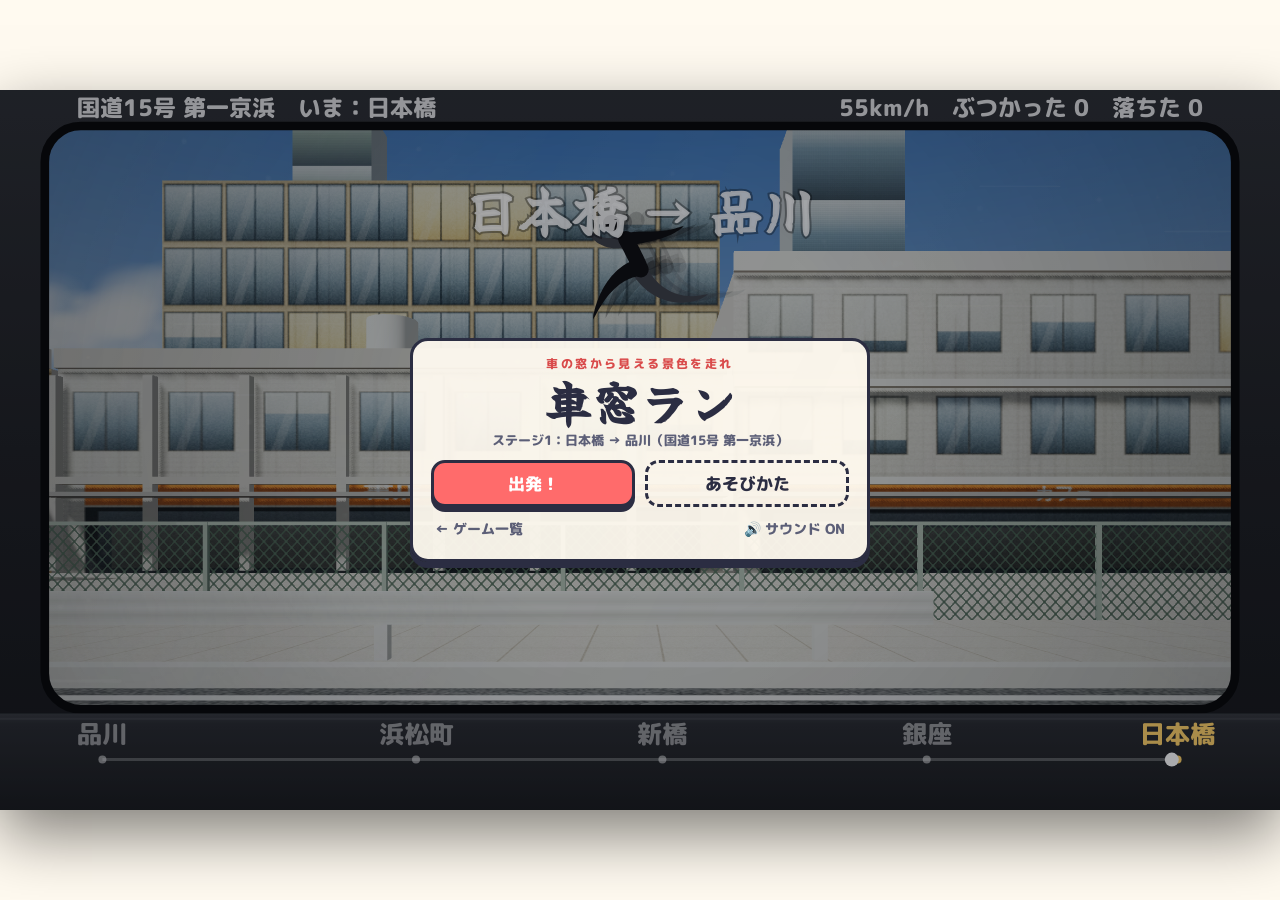
<file: games/shaso-run/index.html>
<!doctype html>
<html lang="ja">
  <head>
    <meta charset="utf-8" />
    <meta name="viewport" content="width=device-width, initial-scale=1, viewport-fit=cover, user-scalable=no" />
    <title>車窓ラン</title>
    <link rel="preconnect" href="https://fonts.googleapis.com" />
    <link rel="preconnect" href="https://fonts.gstatic.com" crossorigin />
    <link
      href="https://fonts.googleapis.com/css2?family=M+PLUS+Rounded+1c:wght@500;800;900&family=Yuji+Syuku&display=swap"
      rel="stylesheet"
    />
    <link rel="stylesheet" href="../../shared/ui.css" />
    <link rel="stylesheet" href="style.css" />
  </head>
  <body class="app-body">
    <div id="app" class="app wide">
      <canvas id="gl"></canvas>
      <canvas id="fx"></canvas>

      <!-- タイトル -->
      <section id="screen-title" class="screen">
        <div class="card-panel">
          <p class="eyebrow">車の窓から見える景色を走れ</p>
          <h1 class="logo">車窓ラン</h1>
          <p class="lead">ステージ1：日本橋 → 品川（国道15号 第一京浜）</p>
          <div class="btn-row">
            <button id="btn-start" class="btn btn-primary">出発！</button>
            <button id="btn-howto" class="btn btn-ghost">あそびかた</button>
          </div>
          <div class="row-links">
            <a href="../index.html" class="link">← ゲーム一覧</a>
            <button id="btn-sound" class="link" type="button">🔊 サウンド ON</button>
          </div>
        </div>
      </section>

      <!-- あそびかた -->
      <section id="screen-howto" class="screen hidden">
        <div class="card-panel howto">
          <h2>あそびかた</h2>
          <p><b>タップでジャンプ</b>、空中でもう一度タップで<b>2段ジャンプ</b>。足場が切れたら下へ落ちます。</p>
          <p><b>白線・ガードレール・フェンス・建物の屋上</b>はいつでも走れます。<b>自販機・標識・並走する車</b>は上に着地すれば乗れますが、横からぶつかると転びます。</p>
          <p>窓のすぐ近くの物ほど速く流れていきます。<b>窓の右端から外へ出たら、車に置いていかれてアウト</b>。遠くの屋上ほど流れがゆっくりなので、前へ進みやすい。<b>赤信号</b>で車が止まったら、そのあいだに前へ。</p>
          <button class="btn btn-primary" data-close="howto">とじる</button>
        </div>
      </section>

      <!-- 結果 -->
      <section id="screen-result" class="screen dim hidden">
        <div class="card-panel">
          <h2 id="result-head" class="result-head"></h2>
          <p id="result-sub" class="result-sub"></p>
          <div class="btn-row">
            <button id="btn-again" class="btn btn-primary">もう一回</button>
            <a href="../index.html" class="btn btn-ghost">ゲーム一覧へ</a>
          </div>
        </div>
      </section>
    </div>

    <div class="rotate-notice"><div class="icon">📱</div><p>スマホを横向きにしてね</p></div>

    <script src="../../shared/storage.js"></script>
    <script src="../../shared/haptics.js"></script>
    <script src="../../shared/audio.js"></script>
    <script src="../../shared/vendor/three.min.js"></script>
    <script src="runner.js"></script>
    <script src="world.js"></script>
    <script src="game.js"></script>
  </body>
</html>
</file>
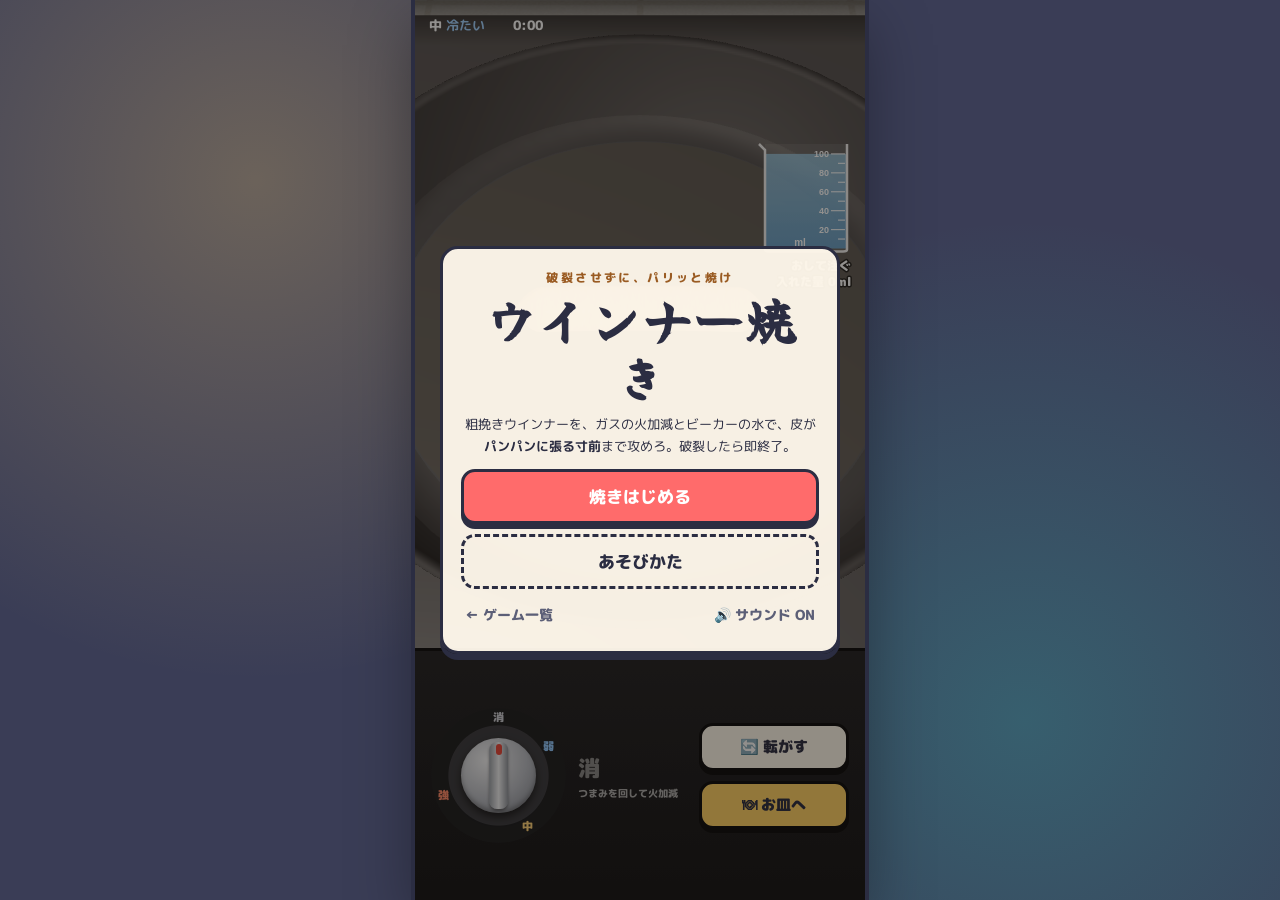
<file: games/wiener/index.html>
<!doctype html>
<html lang="ja">
  <head>
    <meta charset="utf-8" />
    <meta name="viewport" content="width=device-width, initial-scale=1, viewport-fit=cover, user-scalable=no" />
    <title>ウインナー焼き</title>
    <link rel="preconnect" href="https://fonts.googleapis.com" />
    <link rel="preconnect" href="https://fonts.gstatic.com" crossorigin />
    <link
      href="https://fonts.googleapis.com/css2?family=M+PLUS+Rounded+1c:wght@500;800;900&family=Yuji+Syuku&display=swap"
      rel="stylesheet"
    />
    <link rel="stylesheet" href="../../shared/ui.css" />
    <link rel="stylesheet" href="../bat-craft/style.css" />
    <link rel="stylesheet" href="style.css" />
  </head>
  <body class="app-body">
    <div id="app" class="app">
      <canvas id="gl"></canvas>
      <canvas id="fx"></canvas>

      <!-- 上の表示 -->
      <div class="top">
        <div class="info">
          <span>中 <b id="core" class="val">冷たい</b></span>
          <span id="water-n"></span>
          <span id="time">0:00</span>
        </div>
      </div>

      <!-- 操作 -->
      <div class="controls">
        <!-- ガスコンロのつまみ -->
        <div class="stove">
          <div id="knob" class="knob" aria-label="火加減のつまみ">
            <span class="tick t0">消</span>
            <span class="tick t1">弱</span>
            <span class="tick t2">中</span>
            <span class="tick t3">強</span>
            <div id="knob-dial" class="dial"><i></i></div>
          </div>
          <div class="knob-info">
            <b id="heat-label" class="off">消</b>
            <small>つまみを回して火加減</small>
          </div>
        </div>
        <div class="ctl-col">
          <button id="btn-roll" class="ctl" type="button">🔄 転がす</button>
          <button id="btn-serve" class="ctl serve" type="button">🍽 お皿へ</button>
        </div>
      </div>

      <!-- タイトル -->
      <section id="screen-title" class="screen">
        <div class="card-panel">
          <p class="eyebrow">破裂させずに、パリッと焼け</p>
          <h1 class="logo">ウインナー焼き</h1>
          <p class="lead">粗挽きウインナーを、ガスの火加減とビーカーの水で、皮が<b>パンパンに張る寸前</b>まで攻めろ。破裂したら即終了。</p>
          <p id="title-best" class="best"></p>
          <div class="btn-col">
            <button id="btn-start" class="btn btn-primary">焼きはじめる</button>
            <button id="btn-howto" class="btn btn-ghost">あそびかた</button>
          </div>
          <div class="row-links">
            <a href="../index.html" class="link">← ゲーム一覧</a>
            <button id="btn-sound" class="link" type="button">🔊 サウンド ON</button>
          </div>
        </div>
      </section>

      <!-- あそびかた -->
      <section id="screen-howto" class="screen hidden">
        <div class="card-panel howto">
          <h2>あそびかた</h2>
          <h3>火加減（ガスコンロのつまみ）</h3>
          <p>つまみを時計回りに回すと点火、さらに回すほど強火。強いほど早く焼けますが、中が急に熱くなると蒸気で皮がパンパンになり、<b>耐えきれないと破裂</b>（即終了）。</p>
          <h3>水（ビーカー）</h3>
          <p>右上のビーカーを<b>おしている間だけ注げます</b>。目盛りは10mlごと。入れた量と「大さじ◯杯くらい」の目安が出ます（1本なら大さじ2〜3杯＝30〜45mlくらいが目安）。水があるあいだは100℃くらいの蒸し焼きで、中まで穏やかに火が通ります。焼き色は水が飛んでから。</p>
          <h3>転がす</h3>
          <p>ウインナーをタップ（または「転がす」）で90度ずつ回ります。下の面に焼き色が付くので、全面そろえよう。</p>
          <h3>お皿へ</h3>
          <p>焼き上がったと思ったら盛り付け。<b>中まで火が通っているか・焼き色・ムラ・ジューシーさ・パンパン具合</b>で採点。破裂寸前ほど高得点。<br><b>破裂のサイン</b>：ふくらんで反りが強くなる → 表面がボコボコ浮き出てテカテカ → 肉汁の玉がにじむ → 細いひびが走る → ブルブル震えて「ピチッ」。</p>
          <button class="btn btn-primary" data-close="howto">とじる</button>
        </div>
      </section>

      <!-- 結果 -->
      <section id="screen-result" class="screen dim hidden">
        <div id="rank-card" class="rank-card">
          <div class="rank-shine"></div>
          <div id="rank-id" class="rank-id"></div>
          <div id="rank-name" class="rank-name"></div>
          <div id="rank-comment" class="rank-comment"></div>
          <div id="rank-score" class="rank-score"></div>
          <div id="rank-best" class="rank-best"></div>
          <div class="btn-col">
            <button id="btn-again" class="btn btn-primary">もう1本焼く</button>
            <a href="../index.html" class="btn btn-ghost">ゲーム一覧へ</a>
          </div>
        </div>
      </section>
    </div>

    <div class="rotate-notice"><div class="icon">📱</div><p>スマホを縦向きにしてね</p></div>

    <script src="../../shared/storage.js"></script>
    <script src="../../shared/haptics.js"></script>
    <script src="../../shared/audio.js"></script>
    <script src="../../shared/vendor/three.min.js"></script>
    <script src="physics.js"></script>
    <script src="scene.js"></script>
    <script src="game.js"></script>
  </body>
</html>
</file>
<file: shared/ui.css>
/* 全ゲーム共通のデザイン: 色・文字・ボタン・パネル */
:root {
  --ink: #2b2d42;
  --ink-soft: #5c5f77;
  --paper: #fffaf0;
  --paper-2: #fff1d6;
  --line: #2b2d42;
  --primary: #ff6b6b;
  --primary-dark: #d94b4b;
  --secondary: #2ec4b6;
  --secondary-dark: #1f9a8f;
  --accent: #ffd166;
  --good: #3bb273;
  --danger: #ef476f;
  --radius: 18px;
  --shadow: 0 5px 0 var(--line);
  --font: 'M PLUS Rounded 1c', 'Hiragino Maru Gothic ProN', 'Hiragino Sans', 'Yu Gothic', 'Meiryo', sans-serif;
}

*,
*::before,
*::after {
  box-sizing: border-box;
}

html,
body {
  margin: 0;
  padding: 0;
  font-family: var(--font);
  color: var(--ink);
  background: var(--paper);
  -webkit-tap-highlight-color: transparent;
}

button {
  font-family: inherit;
  touch-action: manipulation; /* ダブルタップでの拡大を防ぐ */
}

/* ---------- スマホ縦画面のゲーム枠 ----------
   スマホでは画面いっぱい、PCでは中央に縦長の枠として表示する。
   中の要素は cqw / cqh（枠の幅・高さに対する%）でサイズを決められる。 */
.app {
  position: relative;
  width: 100vw;
  height: 100vh;
  height: 100dvh;
  margin: 0 auto;
  overflow: hidden;
  container-type: size;
  touch-action: none;
  user-select: none;
  -webkit-user-select: none;
  -webkit-touch-callout: none;
}
@media (min-aspect-ratio: 2/3) {
  .app {
    width: min(100vw, calc(100dvh * 0.5));
    box-shadow: 0 0 0 4px var(--line), 0 24px 60px rgba(0, 0, 0, 0.35);
  }
}
body.app-body {
  height: 100%;
  overflow: hidden;
  overscroll-behavior: none;
  background:
    radial-gradient(circle at 20% 20%, rgba(255, 209, 102, 0.25) 0, transparent 40%),
    radial-gradient(circle at 80% 80%, rgba(46, 196, 182, 0.25) 0, transparent 40%),
    #3a3d56;
}

/* スマホを横にしたときの案内（縦専用） */
.rotate-notice {
  display: none;
  position: fixed;
  inset: 0;
  z-index: 100;
  place-items: center;
  align-content: center;
  gap: 8px;
  background: var(--paper);
  text-align: center;
  font-weight: 900;
  font-size: 20px;
}
.rotate-notice .icon {
  font-size: 56px;
  animation: rotate-hint 1.6s ease-in-out infinite;
}
@keyframes rotate-hint {
  0%, 30% { transform: rotate(-90deg); }
  60%, 100% { transform: rotate(0deg); }
}
@media (orientation: landscape) and (pointer: coarse) {
  .rotate-notice {
    display: grid;
  }
}

.panel {
  background: var(--paper);
  border: 3px solid var(--line);
  border-radius: var(--radius);
  box-shadow: 0 6px 0 var(--line);
  padding: 24px;
}

.btn {
  display: flex;
  flex-direction: column;
  align-items: center;
  justify-content: center;
  gap: 2px;
  width: 100%;
  min-height: 52px;
  padding: 12px 18px;
  border: 3px solid var(--line);
  border-radius: 14px;
  background: #fff;
  color: var(--ink);
  font-size: 17px;
  font-weight: 800;
  cursor: pointer;
  box-shadow: var(--shadow);
  transition: transform 0.08s ease, box-shadow 0.08s ease, filter 0.15s;
  touch-action: manipulation;
  text-decoration: none;
}
.btn small {
  font-size: 12px;
  font-weight: 500;
  opacity: 0.85;
}
.btn:hover {
  filter: brightness(1.04);
}
.btn:active {
  transform: translateY(4px);
  box-shadow: 0 1px 0 var(--line);
}
.btn:focus-visible {
  outline: 3px dashed var(--secondary);
  outline-offset: 3px;
}
.btn-primary {
  background: var(--primary);
  color: #fff;
}
.btn-secondary {
  background: var(--secondary);
  color: #fff;
}
.btn-accent {
  background: var(--accent);
}
.btn-ghost {
  background: transparent;
  box-shadow: none;
  border-style: dashed;
}
.btn-ghost:active {
  transform: none;
  box-shadow: none;
}

.link {
  background: none;
  border: none;
  color: var(--ink-soft);
  font-size: 14px;
  font-weight: 800;
  text-decoration: none;
  cursor: pointer;
  padding: 6px 4px;
}
.link:hover {
  color: var(--ink);
  text-decoration: underline;
}

.tag {
  display: inline-block;
  padding: 2px 10px;
  border: 2px solid var(--line);
  border-radius: 999px;
  font-size: 12px;
  font-weight: 800;
  background: var(--accent);
}
</file>
<file: games/bat-craft/style.css>
/* バット職人 ― スマホ縦画面 */
.app {
  background: #1d1814;
}
#gl,
#fx {
  position: absolute;
  inset: 0;
  width: 100%;
  height: 100%;
  display: block;
}
#gl {
  touch-action: none;
}
.hidden {
  display: none !important;
}

.hud {
  position: absolute;
  inset: 0;
  pointer-events: none;
  color: #fff;
}
.hud-top {
  position: absolute;
  left: 0;
  right: 0;
  top: 0;
  padding: calc(env(safe-area-inset-top) + 14px) 16px 8px;
  background: linear-gradient(rgba(0, 0, 0, 0.55), transparent);
}
.hud-top b {
  font-size: 22px;
  font-weight: 900;
  margin-right: 10px;
}
.hud-top span {
  padding: 2px 10px;
  border-radius: 999px;
  background: rgba(255, 255, 255, 0.18);
  font-size: 13px;
  font-weight: 800;
}
.hud-bottom {
  position: absolute;
  left: 0;
  right: 0;
  bottom: 0;
  padding: 10px 14px calc(env(safe-area-inset-bottom) + 12px);
  background: linear-gradient(transparent, rgba(0, 0, 0, 0.7) 40%);
  display: flex;
  align-items: flex-end;
  gap: 10px;
}
.hint {
  flex: 1;
  margin: 0;
  font-size: 12px;
  font-weight: 800;
  line-height: 1.55;
  text-shadow: 0 1px 3px #000;
}
.next {
  pointer-events: auto;
  width: auto;
  min-height: 44px;
  padding: 8px 14px;
  font-size: 14px;
  white-space: nowrap;
}

.banner {
  position: absolute;
  left: 0;
  right: 0;
  top: 40%;
  z-index: 15;
  display: flex;
  flex-direction: column;
  align-items: center;
  gap: 4px;
  padding: 14px 0;
  background: rgba(0, 0, 0, 0.6);
  color: #fff;
  opacity: 0;
  transform: scaleY(0);
  transition: 0.2s;
  pointer-events: none;
}
.banner.show {
  opacity: 1;
  transform: none;
}
.banner b {
  font-family: 'Yuji Syuku', serif;
  font-size: 32px;
}
.banner span {
  font-size: 14px;
  font-weight: 800;
  color: #ffd166;
}

/* 画面 */
.screen {
  position: absolute;
  inset: 0;
  z-index: 20;
  display: grid;
  place-items: center;
  padding: 18px;
  overflow-y: auto;
  background: rgba(15, 10, 6, 0.45);
}
.screen.dim {
  background: rgba(15, 10, 6, 0.55);
}
.card-panel {
  width: 100%;
  max-width: 400px;
  background: rgba(255, 248, 236, 0.96);
  border: 3px solid var(--line);
  border-radius: 18px;
  box-shadow: 0 6px 0 var(--line);
  padding: 20px 18px;
  text-align: center;
}
.eyebrow {
  margin: 0;
  font-size: 12px;
  font-weight: 800;
  letter-spacing: 0.2em;
  color: #9a5b22;
}
.logo {
  margin: 4px 0 8px;
  font-family: 'Yuji Syuku', serif;
  font-size: min(52px, 13cqw);
  line-height: 1.1;
}
.lead {
  font-size: 13px;
  line-height: 1.7;
  margin: 0 0 8px;
}
.best {
  margin: 0 0 12px;
  font-size: 12px;
  font-weight: 800;
  color: #9a5b22;
}
.btn-col {
  display: flex;
  flex-direction: column;
  gap: 10px;
}
.row-links {
  display: flex;
  justify-content: space-between;
  margin-top: 10px;
}
.howto {
  text-align: left;
}
.howto h2 {
  margin: 0 0 6px;
  text-align: center;
}
.howto h3 {
  margin: 10px 0 2px;
  font-size: 14px;
}
.howto p {
  margin: 0;
  font-size: 12px;
  line-height: 1.7;
}
.howto .btn {
  margin-top: 14px;
}

/* 結果: ランクごとのグラデーション */
.rank-card {
  position: relative;
  width: 100%;
  max-width: 380px;
  padding: 24px 18px 18px;
  border-radius: 22px;
  border: 3px solid rgba(255, 255, 255, 0.85);
  box-shadow: 0 10px 40px rgba(0, 0, 0, 0.5);
  color: #fff;
  text-align: center;
  overflow: hidden;
  animation: card-in 0.5s cubic-bezier(0.2, 1.4, 0.4, 1);
}
@keyframes card-in {
  from {
    transform: scale(0.6) rotate(-4deg);
    opacity: 0;
  }
}
.rank-card.ur {
  background-size: 300% 300% !important;
  animation: card-in 0.5s cubic-bezier(0.2, 1.4, 0.4, 1), rainbow 3s linear infinite;
}
@keyframes rainbow {
  to {
    background-position: 300% 0;
  }
}
.rank-shine {
  position: absolute;
  inset: -40%;
  background: linear-gradient(115deg, transparent 40%, rgba(255, 255, 255, 0.45) 50%, transparent 60%);
  animation: shine 2.4s ease-in-out infinite;
  pointer-events: none;
}
@keyframes shine {
  from {
    transform: translateX(-60%);
  }
  to {
    transform: translateX(60%);
  }
}
.rank-id {
  position: relative;
  font-size: 64px;
  font-weight: 900;
  line-height: 1;
  text-shadow: 0 3px 0 rgba(0, 0, 0, 0.35);
}
.rank-name {
  position: relative;
  margin-top: 4px;
  font-family: 'Yuji Syuku', serif;
  font-size: 32px;
  text-shadow: 0 2px 0 rgba(0, 0, 0, 0.35);
}
.rank-comment {
  position: relative;
  margin: 8px 0;
  font-size: 15px;
  font-weight: 800;
}
.rank-score {
  position: relative;
  font-size: 26px;
  font-weight: 900;
}
.rank-score small {
  display: block;
  font-size: 11px;
  font-weight: 800;
  opacity: 0.9;
}
.rank-best {
  position: relative;
  margin: 4px 0 12px;
  font-size: 11px;
  font-weight: 800;
  opacity: 0.85;
}
.rank-card .btn-col {
  position: relative;
}
.rank-card .btn-ghost {
  color: #fff;
  border-color: #fff;
}
</file>
<file: games/cart-rush/style.css>
/* カートラッシュ！ スマホ縦画面専用のスタイル
   サイズは .app（ゲーム枠）基準の cqw / cqh を使う。PCでも中央の縦長枠に同じ見た目で表示される。 */

.app {
  background: #efe9dc;
}

#game,
#fx {
  position: absolute;
  inset: 0;
  width: 100%;
  height: 100%;
  display: block;
  touch-action: none;
}

.hidden {
  display: none !important;
}

/* ---------- 画面（メニュー類） ---------- */
.screen {
  position: absolute;
  inset: 0;
  display: grid;
  place-items: center;
  padding: max(16px, env(safe-area-inset-top)) 16px max(16px, env(safe-area-inset-bottom));
  overflow-y: auto;
  touch-action: pan-y;
  background: rgba(255, 250, 240, 0.2);
  z-index: 10;
}
.screen.dim {
  background: rgba(43, 45, 66, 0.5);
}
.menu-panel {
  width: 100%;
  max-width: 400px;
  text-align: center;
  padding: 22px 18px;
}
/* タイトルはボタンを親指の届く下側に寄せる */
#screen-title {
  align-items: end;
  padding-bottom: max(28px, env(safe-area-inset-bottom));
}
.eyebrow {
  margin: 0;
  font-weight: 800;
  font-size: 13px;
  color: var(--primary-dark);
  letter-spacing: 0.2em;
}
.logo {
  margin: 2px 0 18px;
  font-size: min(54px, 14cqw);
  font-weight: 900;
  line-height: 1.05;
  color: var(--ink);
  text-shadow: 3px 3px 0 var(--accent);
}
.logo span {
  display: block;
  color: var(--primary);
  text-shadow: 3px 3px 0 var(--line);
}
.screen-title {
  margin: 2px 0 14px;
  font-size: 24px;
  font-weight: 900;
}
.btn-col {
  display: flex;
  flex-direction: column;
  gap: 12px;
}
.btn {
  min-height: 60px;
  font-size: 18px;
}
.row-links {
  display: flex;
  justify-content: space-between;
  flex-wrap: wrap;
  gap: 4px;
  margin-top: 14px;
}
.row-links .link {
  font-size: 13px;
}

/* ステージ選択 */
.stage-list {
  display: flex;
  flex-direction: column;
  gap: 12px;
  margin-bottom: 14px;
}
.stage-card {
  display: flex;
  align-items: stretch;
  min-height: 112px;
  text-align: left;
  border: 3px solid var(--line);
  border-radius: 16px;
  background: #fff;
  box-shadow: var(--shadow);
  padding: 0;
  overflow: hidden;
  cursor: pointer;
  font-family: inherit;
  color: inherit;
  touch-action: manipulation;
}
.stage-card:active {
  transform: translateY(3px);
  box-shadow: 0 1px 0 var(--line);
}
.stage-thumb {
  flex: 0 0 84px;
  display: grid;
  place-items: end center;
  padding: 8px;
  border-right: 3px solid var(--line);
}
.stage-thumb span {
  background: var(--line);
  color: #fff;
  font-weight: 900;
  font-size: 11px;
  padding: 2px 8px;
  border-radius: 999px;
  white-space: nowrap;
}
.stage-market .stage-thumb {
  background:
    linear-gradient(90deg, transparent 0 30%, #e1dbce 30% 70%, transparent 70%),
    repeating-linear-gradient(#aeb7bf 0 4px, #6cc070 4px 14px, #aeb7bf 14px 18px, #ec6f6f 18px 28px, #aeb7bf 28px 32px, #f3b740 32px 42px);
}
.stage-home .stage-thumb {
  background:
    linear-gradient(90deg, #84c55f 0 22%, #d4d0c6 22% 28%, #5a6068 28% 72%, #d4d0c6 72% 78%, #84c55f 78%) bottom / 100% 55% no-repeat,
    #9fd6f5;
}
.stage-rush .stage-thumb {
  background:
    linear-gradient(90deg, #8a6a7a 0 18%, #6f747b 18% 24%, #4d5259 24% 76%, #6f747b 76% 82%, #8a6a7a 82%) bottom / 100% 55% no-repeat,
    linear-gradient(#4a3a78, #ff9a5a);
}
.stars {
  color: #ff8c1a;
  letter-spacing: 1px;
  font-size: 13px;
}
.stage-info {
  padding: 10px 12px;
}
.stage-info h3 {
  margin: 0 0 4px;
  font-size: 18px;
  font-weight: 900;
}
.stage-info h3 .tag {
  font-style: normal;
  background: var(--good);
  color: #fff;
  vertical-align: middle;
}
.stage-info p {
  margin: 0;
  font-size: 12px;
  line-height: 1.6;
  color: var(--ink-soft);
}
.stage-info .best {
  margin-top: 4px;
  font-size: 13px;
  font-weight: 800;
  color: var(--ink);
}

/* あそびかた */
.howto {
  text-align: left;
  display: flex;
  flex-direction: column;
  gap: 10px;
  margin-bottom: 14px;
}
.howto-block {
  background: var(--paper-2);
  border: 2px solid var(--line);
  border-radius: 12px;
  padding: 8px 12px;
}
.howto h3 {
  margin: 0 0 4px;
  font-size: 15px;
  font-weight: 900;
}
.howto ul {
  margin: 0;
  padding-left: 18px;
  font-size: 13px;
  line-height: 1.7;
}
.pad-mark {
  display: inline-block;
  padding: 0 6px;
  border-radius: 4px;
  background: #2b2d42;
  color: #ffd23f;
}

/* 結果 */
.result-head {
  margin: 4px 0 2px;
  font-size: min(36px, 10cqw);
  font-weight: 900;
}
.result-head.clear {
  color: var(--primary);
  text-shadow: 3px 3px 0 var(--accent);
}
.result-head.fail {
  color: var(--ink);
}
.result-sub {
  margin: 0 0 12px;
  color: var(--ink-soft);
  font-weight: 800;
  font-size: 14px;
}
.result-rows {
  border: 2px solid var(--line);
  border-radius: 12px;
  background: #fff;
  padding: 4px 12px;
  margin-bottom: 14px;
}
.result-rows .row {
  display: flex;
  justify-content: space-between;
  gap: 8px;
  padding: 6px 0;
  border-bottom: 1px dashed #d9d2c2;
  font-size: 14px;
}
.result-rows .row:last-child {
  border-bottom: none;
}
.result-rows .row.total {
  font-size: 18px;
  color: var(--primary-dark);
}
.badge {
  display: inline-block;
  background: var(--accent);
  border: 3px solid var(--line);
  border-radius: 999px;
  padding: 2px 14px;
  font-weight: 900;
  transform: rotate(-4deg);
  animation: pop 0.6s ease infinite alternate;
}
@keyframes pop {
  to {
    transform: rotate(3deg) scale(1.08);
  }
}

/* ---------- HUD（プレイ中の表示） ---------- */
.hud {
  position: absolute;
  inset: 0;
  pointer-events: none;
  z-index: 5;
  padding: max(10px, env(safe-area-inset-top)) 10px 10px;
}
.hud-top {
  display: grid;
  grid-template-columns: 1fr auto 1fr;
  align-items: start;
  gap: 6px;
}
.hud-left {
  display: flex;
  flex-direction: column;
  align-items: flex-start;
  gap: 6px;
}
.hud-right {
  display: flex;
  justify-content: flex-end;
  align-items: center;
  gap: 6px;
}
.chip {
  display: inline-block;
  background: rgba(255, 255, 255, 0.92);
  border: 3px solid var(--line);
  border-radius: 999px;
  padding: 2px 9px;
  font-weight: 800;
  font-size: 12px;
  box-shadow: 0 3px 0 var(--line);
  white-space: nowrap;
}
.chip b {
  font-size: 15px;
  font-variant-numeric: tabular-nums;
}
.hearts {
  display: flex;
  gap: 2px;
}
.heart {
  font-size: 24px;
  line-height: 1;
  color: rgba(43, 45, 66, 0.25);
  -webkit-text-stroke: 2px var(--line);
}
.heart.full {
  color: var(--danger);
  animation: beat 1s ease infinite;
}
@keyframes beat {
  50% {
    transform: scale(1.12);
  }
}
.hud-center {
  position: relative;
  text-align: center;
  background: rgba(255, 255, 255, 0.92);
  border: 3px solid var(--line);
  border-radius: 14px;
  padding: 1px 10px 3px;
  box-shadow: 0 4px 0 var(--line);
}
.timer-label {
  font-size: 10px;
  font-weight: 800;
  color: var(--ink-soft);
}
.timer {
  font-size: 24px;
  font-weight: 900;
  line-height: 1.05;
  font-variant-numeric: tabular-nums;
}
.time-pop {
  position: absolute;
  left: 50%;
  top: 100%;
  transform: translateX(-50%);
  margin-top: 4px;
  font-size: 15px;
  font-weight: 900;
  color: rgba(239, 71, 111, 0.6);
  white-space: nowrap;
  opacity: 0;
}
.time-pop.show {
  animation: time-pop 1s ease-out;
}
@keyframes time-pop {
  0% {
    opacity: 1;
    transform: translate(-50%, -4px);
  }
  70% {
    opacity: 1;
  }
  100% {
    opacity: 0;
    transform: translate(-50%, 8px);
  }
}
.timer.warn {
  color: var(--danger);
  animation: blink 0.5s steps(2) infinite;
}
@keyframes blink {
  50% {
    opacity: 0.45;
  }
}
.icon-btn {
  pointer-events: auto;
  width: 40px;
  height: 40px;
  border: 3px solid var(--line);
  border-radius: 12px;
  background: #fff;
  box-shadow: 0 3px 0 var(--line);
  font-size: 13px;
  font-weight: 900;
  cursor: pointer;
  touch-action: manipulation;
}
.icon-btn:active {
  transform: translateY(2px);
  box-shadow: 0 1px 0 var(--line);
}


.zone-label {
  position: absolute;
  left: 50%;
  top: calc(max(10px, env(safe-area-inset-top)) + 96px);
  transform: translateX(-50%);
  background: var(--line);
  color: #fff;
  font-weight: 900;
  font-size: 14px;
  padding: 5px 16px;
  border-radius: 999px;
  opacity: 0;
  white-space: nowrap;
}
.zone-label.show {
  animation: zone 2.6s ease forwards;
}
@keyframes zone {
  0% {
    opacity: 0;
    transform: translate(-50%, -10px);
  }
  12%,
  80% {
    opacity: 1;
    transform: translate(-50%, 0);
  }
  100% {
    opacity: 0;
  }
}

.banner {
  position: absolute;
  left: 50%;
  top: 30%;
  width: 100%;
  transform: translate(-50%, -50%) scale(0.6);
  text-align: center;
  opacity: 0;
  pointer-events: none;
}
.banner.show {
  animation: banner 0.35s cubic-bezier(0.2, 1.6, 0.4, 1) forwards;
}
@keyframes banner {
  to {
    opacity: 1;
    transform: translate(-50%, -50%) scale(1);
  }
}
.banner-main {
  font-size: min(64px, 13cqw);
  font-weight: 900;
  color: #fff;
  -webkit-text-stroke: 3px var(--line);
  paint-order: stroke fill;
  text-shadow: 0 5px 0 var(--line);
  white-space: nowrap;
}
.banner-sub {
  display: inline-block;
  margin-top: 6px;
  background: #fff;
  border: 3px solid var(--line);
  border-radius: 999px;
  padding: 3px 14px;
  font-size: 15px;
  font-weight: 900;
  white-space: nowrap;
}
.banner.cp {
  top: 19%;
}
.banner.cp .banner-main {
  color: #ff8c42;
  font-size: min(34px, 8cqw);
  -webkit-text-stroke-width: 2px;
  text-shadow: 0 3px 0 var(--line);
}
.banner.cp .banner-sub {
  font-size: 12px;
  margin-top: 2px;
  padding: 1px 10px;
}
.banner.goal .banner-main {
  color: var(--primary);
}
.banner.go .banner-main {
  color: var(--accent);
}
.banner.over .banner-main {
  color: #9aa1b5;
}

/* 操作ガイド（カウントダウン中に表示） */
.drag-hint {
  position: absolute;
  left: 0;
  right: 0;
  bottom: 8%;
  text-align: center;
  font-weight: 900;
  color: var(--ink);
}
.drag-hint p {
  display: inline-block;
  margin: 6px 0 0;
  padding: 6px 14px;
  background: rgba(255, 255, 255, 0.92);
  border: 3px solid var(--line);
  border-radius: 14px;
  font-size: 15px;
  line-height: 1.4;
}
.drag-hint p.sub {
  display: block;
  width: fit-content;
  margin: 6px auto 0;
  font-size: 11px;
  padding: 2px 10px;
  border-width: 2px;
}
.drag-track {
  position: relative;
  width: 60%;
  height: 46px;
  margin: 0 auto;
  border-bottom: 4px dashed rgba(43, 45, 66, 0.4);
}
.drag-finger {
  position: absolute;
  left: 50%;
  bottom: -14px;
  font-size: 40px;
  animation: swipe 1.4s ease-in-out infinite;
}
@keyframes swipe {
  0%,
  100% {
    transform: translateX(-130%);
  }
  50% {
    transform: translateX(30%);
  }
}

/* 加速中は画面のふちがオレンジに光る */
.boost-fx {
  position: absolute;
  inset: 0;
  opacity: 0;
  background: radial-gradient(ellipse at 50% 60%, transparent 55%, rgba(255, 140, 26, 0.55));
  transition: opacity 0.2s;
}
.app.boosting .boost-fx {
  opacity: 1;
  animation: boost-pulse 0.25s ease-in-out infinite alternate;
}
@keyframes boost-pulse {
  to {
    opacity: 0.6;
  }
}

.flash {
  position: absolute;
  inset: 0;
  background: radial-gradient(circle, transparent 40%, rgba(239, 71, 111, 0.55));
  opacity: 0;
}
.flash.on {
  animation: flash 0.45s ease-out;
}
@keyframes flash {
  0% {
    opacity: 1;
  }
  100% {
    opacity: 0;
  }
}

/* ---------- セールゲージ / タイムセール ---------- */
.gauge {
  position: relative;
  width: 108px;
  height: 16px;
  border: 3px solid var(--line);
  border-radius: 999px;
  background: rgba(255, 255, 255, 0.9);
  overflow: hidden;
  box-shadow: 0 3px 0 var(--line);
}
.gauge span {
  position: absolute;
  inset: 0;
  display: grid;
  place-items: center;
  font-size: 9px;
  font-weight: 900;
  letter-spacing: 0.15em;
  color: var(--ink);
}
.gauge-fill {
  height: 100%;
  width: 0;
  background: linear-gradient(90deg, #ffd166, #ff8c1a);
  transition: width 0.15s;
}
.gauge.full .gauge-fill,
.gauge.active .gauge-fill {
  background: linear-gradient(90deg, #ff8c1a, #ef476f, #ffd166, #ff8c1a);
  background-size: 200% 100%;
  animation: gauge-flow 0.6s linear infinite;
}
@keyframes gauge-flow {
  to {
    background-position: -200% 0;
  }
}
.btn-sale {
  position: absolute;
  right: 14px;
  bottom: calc(max(16px, env(safe-area-inset-bottom)) + 24px);
  width: 92px;
  height: 92px;
  border-radius: 50%;
  border: 4px solid var(--line);
  background: radial-gradient(circle at 35% 30%, #ffe08a, #ff8c1a 60%, #ef476f);
  color: #fff;
  font-family: inherit;
  font-size: 15px;
  font-weight: 900;
  line-height: 1.15;
  -webkit-text-stroke: 1px var(--line);
  box-shadow: 0 5px 0 var(--line);
  pointer-events: auto;
  touch-action: manipulation;
  animation: sale-pulse 0.7s ease-in-out infinite alternate;
}
.btn-sale:active {
  transform: translateY(3px) scale(0.97);
  box-shadow: 0 2px 0 var(--line);
}
@keyframes sale-pulse {
  to {
    transform: scale(1.08);
  }
}
.app.sale .boost-fx {
  opacity: 1;
  background: radial-gradient(ellipse at 50% 60%, transparent 50%, rgba(255, 209, 102, 0.6));
  animation: boost-pulse 0.18s ease-in-out infinite alternate;
}
.zone-label {
  top: calc(max(10px, env(safe-area-inset-top)) + 100px);
}

/* ---------- 設定・昼夜 ---------- */
.seg {
  display: flex;
  border: 3px solid var(--line);
  border-radius: 12px;
  overflow: hidden;
  background: #fff;
  box-shadow: 0 3px 0 var(--line);
}
.seg button {
  flex: 1;
  min-height: 44px;
  border: none;
  border-left: 2px solid var(--line);
  background: #fff;
  font-family: inherit;
  font-size: 14px;
  font-weight: 900;
  color: var(--ink);
  cursor: pointer;
  touch-action: manipulation;
}
.seg button:first-child {
  border-left: none;
}
.seg button.on {
  background: var(--secondary);
  color: #fff;
}
.time-seg {
  margin: -4px auto 14px;
  max-width: 240px;
}
.setting {
  text-align: left;
  margin-bottom: 16px;
}
.setting h3 {
  margin: 0 0 6px;
  font-size: 15px;
  font-weight: 900;
}
.note {
  margin: 6px 0 0;
  font-size: 11px;
  color: var(--ink-soft);
}
.stage-thumb.night {
  filter: brightness(0.55) saturate(1.3) hue-rotate(200deg);
}
.route {
  margin-left: 8px;
  color: var(--ink-soft);
  font-weight: 800;
}
.share-img {
  display: block;
  width: 100%;
  max-height: 52cqh;
  object-fit: contain;
  border: 3px solid var(--line);
  border-radius: 12px;
  background: #fff;
}

/* ---------- 小さい画面でもスクロールせずに収まるように（ステージ選択・結果） ---------- */
#screen-stage .menu-panel,
#screen-result .menu-panel {
  padding: 14px 14px 16px;
}
#screen-stage .screen-title {
  font-size: 20px;
  margin: 0 0 8px;
}
.time-seg {
  margin: 0 auto 10px;
}
.time-seg button {
  min-height: 36px;
}
.stage-list {
  gap: 8px;
  margin-bottom: 10px;
}
.stage-card {
  min-height: 0;
}
.stage-thumb {
  flex-basis: 58px;
  padding: 5px;
}
.stage-thumb span {
  font-size: 10px;
  padding: 1px 6px;
}
.stage-info {
  padding: 7px 10px;
}
.stage-info h3 {
  font-size: 16px;
  margin: 0 0 2px;
}
.stage-info .desc {
  display: -webkit-box;
  -webkit-line-clamp: 1;
  -webkit-box-orient: vertical;
  overflow: hidden;
  font-size: 11px;
}
.stage-info .best {
  margin-top: 2px;
  font-size: 12px;
}
#screen-stage .btn,
#screen-result .btn {
  min-height: 46px;
  font-size: 16px;
  padding: 8px 12px;
}
.badge {
  font-size: 13px;
  padding: 1px 12px;
}
.result-head {
  font-size: min(30px, 9cqw);
  margin: 2px 0 0;
}
.result-sub {
  margin: 0 0 8px;
  font-size: 12px;
}
.result-rows {
  padding: 2px 12px;
  margin-bottom: 10px;
}
.result-rows .row {
  padding: 3px 0;
  font-size: 12.5px;
}
.result-rows .row.total {
  font-size: 16px;
}
.btn-col.tight {
  gap: 8px;
}
.btn-row {
  display: flex;
  gap: 8px;
}
.btn-row .btn {
  flex: 1;
}
#screen-result .btn-small {
  min-height: 38px;
  font-size: 13px;
}
@media (max-height: 640px) {
  #screen-stage,
  #screen-result {
    padding-top: max(8px, env(safe-area-inset-top));
    padding-bottom: max(8px, env(safe-area-inset-bottom));
  }
  .stage-info .desc {
    display: none;
  }
  .result-rows .row {
    padding: 2px 0;
    font-size: 12px;
  }
  .result-head {
    font-size: 26px;
  }
}
.btn-row .btn {
  white-space: nowrap;
  font-size: 15px;
}

/* ---------- 結果: 被害額（寿司打のようにシンプルに） ---------- */
.result-rows {
  text-align: center;
  padding: 10px 12px 12px;
}
.dmg-label {
  font-size: 13px;
  font-weight: 800;
  color: var(--ink-soft);
}
.dmg-yen {
  font-size: min(42px, 9cqw); /* 億単位でも1行に収まる大きさ */
  white-space: nowrap;
  font-weight: 900;
  color: var(--primary-dark);
  line-height: 1.15;
  font-variant-numeric: tabular-nums;
  word-break: break-all;
}
.dmg-rank {
  display: inline-block;
  margin-top: 4px;
  padding: 2px 12px;
  border: 2px solid var(--line);
  border-radius: 999px;
  background: var(--accent);
  font-size: 14px;
  font-weight: 900;
}
.dmg-line {
  margin-top: 8px;
  font-size: 12px;
  font-weight: 700;
  color: var(--ink-soft);
}
</file>
<file: games/fu-rising/style.css>
/* 成り上がれ！歩兵 ― スマホ縦画面 */
.app {
  display: flex;
  flex-direction: column;
  background: #f4ead6;
  padding-top: env(safe-area-inset-top);
  padding-bottom: env(safe-area-inset-bottom);
}
.hidden {
  display: none !important;
}

/* ---------- 上下の情報バー ---------- */
.bar {
  display: flex;
  align-items: center;
  gap: 8px;
  padding: 6px 10px;
  font-size: 12px;
  font-weight: 800;
}
.bar-op {
  background: #3a2f2a;
  color: #fff;
}
.bar-me {
  background: #fffaf0;
  border-top: 2px solid #c9a46a;
}
.who {
  flex: 0 0 auto;
  padding: 1px 8px;
  border-radius: 999px;
  background: var(--primary);
  color: #fff;
  font-size: 11px;
}
.bar-op .who {
  background: #6b5a52;
}
.stats {
  flex: 1;
  display: flex;
  flex-wrap: wrap;
  gap: 4px 10px;
  align-items: center;
}
.stats .money {
  font-size: 14px;
  font-weight: 900;
}
.stats .chip-mini {
  display: inline-flex;
  align-items: center;
  gap: 2px;
}
.hand-btn {
  flex: 0 0 auto;
  border: 2px solid var(--line);
  border-radius: 10px;
  background: #fff;
  padding: 4px 8px;
  font-family: inherit;
  font-size: 12px;
  font-weight: 900;
  box-shadow: 0 2px 0 var(--line);
  touch-action: manipulation;
}
.hand-btn.on {
  background: var(--accent);
}
.hand-btn:disabled {
  opacity: 0.4;
}
.log {
  min-height: 34px;
  padding: 3px 10px;
  font-size: 11px;
  line-height: 1.45;
  color: var(--ink-soft);
  background: #fffaf0;
}
.log div:first-child {
  color: var(--ink);
  font-weight: 800;
}

/* ---------- 盤 ---------- */
.board-wrap {
  padding: 5px 6px;
  background: linear-gradient(#d9b071, #c99a55);
}
.board {
  /* 盤は画面の高さの半分まで。下のタブ（ショップ・相場・強化）が見える広さを残す */
  --s: calc(min(100cqw - 12px, 48cqh, 540px) / 9);
  display: grid;
  grid-template-columns: repeat(9, var(--s));
  grid-template-rows: repeat(9, var(--s));
  margin: 0 auto;
  width: calc(var(--s) * 9);
  background: #e8c27f;
  border: 2px solid #5a3b1c;
}
.sq {
  position: relative;
  border-right: 1px solid rgba(90, 59, 28, 0.55);
  border-bottom: 1px solid rgba(90, 59, 28, 0.55);
  display: grid;
  place-items: center;
}
.sq.zone-op {
  background: rgba(255, 255, 255, 0.06);
}
.sq.last {
  background: rgba(255, 209, 102, 0.45);
}
.sq.sel {
  background: rgba(46, 196, 182, 0.45);
}
.sq.check {
  background: rgba(239, 71, 111, 0.5);
}
.sq.can::after {
  content: '';
  position: absolute;
  width: 34%;
  height: 34%;
  border-radius: 50%;
  background: rgba(46, 140, 120, 0.65);
  pointer-events: none;
}
.sq.can.capture::after {
  width: 86%;
  height: 86%;
  background: transparent;
  border: 3px solid rgba(239, 71, 111, 0.85);
}

/* 駒（五角形） */
.pc {
  position: relative;
  width: 88%;
  height: 92%;
  display: grid;
  place-items: center;
  clip-path: polygon(50% 0, 88% 18%, 100% 100%, 0 100%, 12% 18%);
  background: linear-gradient(#f9e2b0, #e9c584);
  font-family: 'Yuji Syuku', 'Hiragino Mincho ProN', 'Yu Mincho', serif;
  font-size: calc(var(--s) * 0.5);
  line-height: 1;
  color: #2a1a0e;
  pointer-events: none;
}
.pc.op {
  transform: rotate(180deg);
}
.pc.promo {
  color: #c1121f;
}
.pc.super {
  background: linear-gradient(#ffe8a8, #f2b84b);
}
.pc.super.op {
  background: linear-gradient(#f5d0c8, #d98a7a);
}
.pc .nm {
  font-size: calc(var(--s) * 0.26);
  position: absolute;
  top: 26%;
  letter-spacing: -0.05em;
}
.pc .main {
  margin-top: 26%;
}
.badges {
  position: absolute;
  left: 0;
  right: 0;
  bottom: 1px;
  display: flex;
  justify-content: center;
  gap: 1px;
  pointer-events: none;
}
.badges i {
  font-style: normal;
  font-size: calc(var(--s) * 0.2);
  line-height: 1;
  padding: 0 1px;
  border-radius: 3px;
  background: rgba(43, 45, 66, 0.82);
  color: #fff;
  font-family: var(--font);
  font-weight: 900;
}
.badges i.ar {
  background: #5a6c7d;
}
.badges.op {
  bottom: auto;
  top: 1px;
}

/* ---------- タブ ---------- */
.panel-tabs {
  display: flex;
  border-top: 3px solid var(--line);
  background: #fffaf0;
}
.tab {
  flex: 1;
  border: none;
  border-right: 2px solid var(--line);
  background: #efe3c8;
  padding: 8px 0;
  font-family: inherit;
  font-size: 13px;
  font-weight: 900;
  color: var(--ink-soft);
  touch-action: manipulation;
}
.tab:last-child {
  border-right: none;
}
.tab.on {
  background: #fffaf0;
  color: var(--ink);
}
.panel {
  flex: 1;
  min-height: 0;
  overflow-y: auto;
  background: #fffaf0;
  padding: 8px 10px 12px;
  touch-action: pan-y;
}
.hint {
  margin: 4px 0 8px;
  font-size: 12px;
  color: var(--ink-soft);
}
.mini-btn {
  border: 2px solid var(--line);
  border-radius: 9px;
  background: #fff;
  padding: 5px 10px;
  font-family: inherit;
  font-size: 12px;
  font-weight: 900;
  box-shadow: 0 2px 0 var(--line);
  touch-action: manipulation;
  white-space: nowrap;
}
.mini-btn.primary {
  background: var(--primary);
  color: #fff;
}
.mini-btn.teal {
  background: var(--secondary);
  color: #fff;
}
.mini-btn:disabled {
  opacity: 0.35;
}

/* ショップ */
.shop {
  display: grid;
  grid-template-columns: repeat(3, 1fr);
  gap: 6px;
}
.item {
  border: 2px solid var(--line);
  border-radius: 12px;
  background: #fff;
  padding: 6px;
  display: flex;
  flex-direction: column;
  align-items: center;
  gap: 3px;
  text-align: center;
}
.item .ic {
  width: 34px;
  height: 36px;
  display: grid;
  place-items: center;
  clip-path: polygon(50% 0, 88% 18%, 100% 100%, 0 100%, 12% 18%);
  background: linear-gradient(#f9e2b0, #e9c584);
  font-family: 'Yuji Syuku', serif;
  font-size: 18px;
}
.item .ic.up {
  clip-path: none;
  border-radius: 50%;
  background: #d8ecff;
  font-family: var(--font);
  font-weight: 900;
}
.item h4 {
  margin: 0;
  font-size: 12px;
}
.item p {
  margin: 0;
  font-size: 10px;
  color: var(--ink-soft);
  line-height: 1.35;
  flex: 1;
}
.row-between {
  display: flex;
  align-items: center;
  justify-content: space-between;
  gap: 8px;
  margin-top: 8px;
  font-size: 12px;
  font-weight: 800;
}

/* 相場 */
.mkt {
  border: 2px solid var(--line);
  border-radius: 12px;
  background: #fff;
  padding: 6px 8px 8px;
  margin-bottom: 8px;
}
.mkt-head {
  display: flex;
  align-items: baseline;
  gap: 8px;
  font-weight: 900;
}
.mkt-head .nm {
  font-size: 15px;
}
.mkt-head .px {
  font-size: 18px;
  font-variant-numeric: tabular-nums;
}
.mkt-head .chg {
  font-size: 12px;
}
.up-c {
  color: #d62f2f;
}
.down-c {
  color: #1f7ac7;
}
.mkt canvas {
  display: block;
  width: 100%;
  height: 74px;
  margin: 4px 0;
}
.mkt-row {
  display: flex;
  align-items: center;
  gap: 6px;
  font-size: 11px;
  font-weight: 800;
}
.mkt-row .own {
  flex: 1;
  color: var(--ink-soft);
}
.news {
  margin-bottom: 8px;
  padding: 4px 8px;
  border-radius: 8px;
  background: #fff3c4;
  border: 2px dashed #c9a200;
  font-size: 12px;
  font-weight: 800;
}

/* 強化・合成 */
.forge-head {
  display: flex;
  gap: 10px;
  align-items: center;
}
.movegrid {
  flex: 0 0 auto;
  display: grid;
  grid-template-columns: repeat(7, 11px);
  grid-template-rows: repeat(7, 11px);
  gap: 1px;
  background: #d9c9a8;
  padding: 2px;
  border-radius: 4px;
}
.movegrid i {
  background: #fffaf0;
}
.movegrid i.me {
  background: var(--primary);
}
.movegrid i.go {
  background: #2ec4b6;
}
.movegrid i.far {
  background: #1f8f84;
}
.movegrid i.jump {
  background: #f3b740;
}
.forge-info h3 {
  margin: 0;
  font-size: 18px;
}
.forge-info p {
  margin: 2px 0 0;
  font-size: 11px;
  color: var(--ink-soft);
}
.inv-title {
  margin: 10px 0 4px;
  font-size: 12px;
  font-weight: 900;
}
.inv {
  display: flex;
  flex-wrap: wrap;
  gap: 6px;
}
.inv .mini-btn b {
  margin-left: 3px;
}

/* ---------- タイトル・結果 ---------- */
.screen {
  position: absolute;
  inset: 0;
  z-index: 20;
  display: grid;
  place-items: center;
  padding: 16px;
  overflow-y: auto;
  background: rgba(58, 47, 42, 0.55);
}
.card-panel {
  width: 100%;
  max-width: 400px;
  background: var(--paper);
  border: 3px solid var(--line);
  border-radius: 18px;
  box-shadow: 0 6px 0 var(--line);
  padding: 20px 18px;
  text-align: center;
}
.eyebrow {
  margin: 0;
  font-size: 12px;
  font-weight: 800;
  letter-spacing: 0.2em;
  color: var(--primary-dark);
}
.logo {
  margin: 4px 0 8px;
  font-family: 'Yuji Syuku', serif;
  font-size: min(44px, 11cqw);
  line-height: 1.1;
}
.logo span {
  display: block;
  font-size: 1.4em;
  color: #c1121f;
}
.lead {
  font-size: 13px;
  line-height: 1.7;
  margin: 0 0 14px;
}
.btn-col {
  display: flex;
  flex-direction: column;
  gap: 10px;
}
.row-links {
  display: flex;
  justify-content: space-between;
  margin-top: 12px;
}
.howto {
  text-align: left;
}
.howto h2 {
  margin: 0 0 6px;
  text-align: center;
}
.howto h3 {
  margin: 10px 0 2px;
  font-size: 14px;
}
.howto p {
  margin: 0;
  font-size: 12px;
  line-height: 1.7;
}
.howto .btn {
  margin-top: 14px;
}
.result-head {
  margin: 0;
  font-size: 34px;
  font-weight: 900;
}
.result-head.win {
  color: var(--primary);
}
.result-sub {
  margin: 4px 0 14px;
  color: var(--ink-soft);
  font-weight: 800;
}

/* 相場: 金と銀を横に並べて同時に見比べる */
.mkt-wrap {
  display: grid;
  grid-template-columns: 1fr 1fr;
  gap: 6px;
}
.mkt-wrap .mkt {
  margin-bottom: 0;
  padding: 5px 6px 6px;
}
.mkt-wrap .mkt-head {
  flex-wrap: wrap;
  gap: 2px 6px;
}
.mkt-wrap .mkt-head .nm {
  font-size: 13px;
}
.mkt-wrap .mkt-head .px {
  font-size: 16px;
}
.mkt-wrap canvas {
  height: 62px;
}
.mkt-wrap .own {
  font-size: 10px;
  font-weight: 800;
  color: var(--ink-soft);
  margin-bottom: 4px;
}
.mkt-wrap .mkt-row .mini-btn {
  flex: 1;
  padding: 3px 4px;
  font-size: 11px;
  line-height: 1.2;
}
@media (max-height: 640px) {
  .board {
    --s: calc(min(100cqw - 12px, 42cqh) / 9);
  }
  .bar {
    padding: 4px 10px;
  }
  .log {
    min-height: 0;
  }
}

/* ---------- ネタ要素 ---------- */
/* 王の逆襲ボタン */
.royal-btn {
  border-color: #8a1c1c;
  box-shadow: 0 2px 0 #8a1c1c;
  color: #8a1c1c;
}
.royal-btn.ready {
  animation: royal-pulse 0.9s ease-in-out infinite;
}
.royal-btn.on {
  background: #d62f2f;
  color: #fff;
}
@keyframes royal-pulse {
  50% {
    background: #ffd6d6;
    transform: scale(1.06);
  }
}
.sq.royal-t::after {
  content: '👑';
  position: absolute;
  inset: 4%;
  display: grid;
  place-items: center;
  font-size: calc(var(--s) * 0.42);
  border: 3px solid #d62f2f;
  border-radius: 6px;
  background: rgba(214, 47, 47, 0.25);
  animation: royal-pulse 0.7s ease-in-out infinite;
  pointer-events: none;
}
.chip-mini.debt,
.debt-t {
  color: #e63946;
  font-weight: 900;
}
.bar-op .chip-mini.debt {
  color: #ff8a8a;
}

/* レア度で駒の色が変わる */
.pc.r-SR {
  background: linear-gradient(#efe0ff, #c39be6);
}
.pc.r-SSR {
  background: linear-gradient(#fff3b0, #f3b740 60%, #c98a10);
}
.pc.r-UR {
  background: linear-gradient(120deg, #ff9a9e, #fad0c4, #fbc2eb, #a1c4fd, #c2e9fb, #d4fc79, #ff9a9e);
  background-size: 300% 300%;
  animation: rainbow 2.4s linear infinite;
}
@keyframes rainbow {
  to {
    background-position: 300% 0;
  }
}
.forge-info .ep {
  display: block;
  font-size: 11px;
  font-weight: 900;
  color: #b07ad6;
}
.rar {
  display: inline-block;
  padding: 0 6px;
  border-radius: 6px;
  font-size: 11px;
  color: #fff;
  vertical-align: middle;
  background: #9aa3ab;
}
.rar.r-R {
  background: #5fa4e6;
}
.rar.r-SR {
  background: #b07ad6;
}
.rar.r-SSR {
  background: #e0a400;
}
.rar.r-UR {
  background: linear-gradient(90deg, #ff5f6d, #ffc371, #47e891, #4facfe, #b06ab3);
}

/* 銀行 */
.bank {
  margin-top: 8px;
  padding: 8px;
  border: 2px dashed #b08a4a;
  border-radius: 10px;
  background: #fff7e6;
  font-size: 12px;
}
.bank-head {
  display: flex;
  justify-content: space-between;
  margin-bottom: 4px;
}
.bank small {
  color: var(--ink-soft);
  font-size: 10px;
}
.bank-row {
  display: flex;
  gap: 6px;
  margin-top: 6px;
}
.bank-row .mini-btn {
  flex: 1;
}

/* ニュース速報 */
.banner {
  position: absolute;
  left: 8px;
  right: 8px;
  top: calc(env(safe-area-inset-top) + 34px);
  z-index: 30;
  padding: 8px 10px;
  border-radius: 10px;
  background: #1d3557;
  color: #fff;
  font-size: 13px;
  font-weight: 900;
  line-height: 1.4;
  box-shadow: 0 6px 18px rgba(0, 0, 0, 0.3);
  transform: translateY(-160%);
  opacity: 0;
  transition: transform 0.3s, opacity 0.3s;
  pointer-events: none;
}
.banner.show {
  transform: none;
  opacity: 1;
}
.banner.big {
  background: #c1121f;
  font-size: 15px;
}
.banner.big::before {
  content: '速報';
  display: inline-block;
  margin-right: 6px;
  padding: 0 6px;
  border-radius: 4px;
  background: #fff;
  color: #c1121f;
}

/* 画面の揺れ */
.app.shake {
  animation: shake 0.5s;
}
@keyframes shake {
  10%,
  50%,
  90% {
    transform: translate(-6px, 3px);
  }
  30%,
  70% {
    transform: translate(6px, -3px);
  }
}

/* 合成・必殺技のカットイン */
.cutin {
  position: absolute;
  inset: 0;
  z-index: 40;
  display: grid;
  place-items: center;
  overflow: hidden;
  background: rgba(0, 0, 0, 0.55);
  opacity: 0;
  transition: opacity 0.15s;
}
.cutin.show {
  opacity: 1;
}
.ci-burst {
  position: absolute;
  width: 220cqmax;
  height: 220cqmax;
  background: repeating-conic-gradient(rgba(255, 220, 120, 0.55) 0 8deg, transparent 8deg 18deg);
  animation: spin 6s linear infinite;
}
.cutin.royal .ci-burst {
  background: repeating-conic-gradient(rgba(255, 70, 70, 0.6) 0 8deg, transparent 8deg 18deg);
}
.cutin.r-UR .ci-burst {
  background: repeating-conic-gradient(#ff5f6d99 0 6deg, transparent 6deg 12deg, #47e89199 12deg 18deg, transparent 18deg 24deg, #4facfe99 24deg 30deg, transparent 30deg 36deg);
}
@keyframes spin {
  to {
    transform: rotate(360deg);
  }
}
.ci-band {
  position: relative;
  width: 100%;
  padding: 16px 12px 18px;
  text-align: center;
  color: #fff;
  background: linear-gradient(90deg, transparent, rgba(20, 20, 40, 0.92) 12%, rgba(20, 20, 40, 0.92) 88%, transparent);
  transform: skewY(-6deg);
  animation: band-in 0.35s cubic-bezier(0.2, 1.4, 0.4, 1);
}
.cutin.op .ci-band {
  animation-name: band-in-r;
}
@keyframes band-in {
  from {
    transform: skewY(-6deg) translateX(-110%);
  }
}
@keyframes band-in-r {
  from {
    transform: skewY(-6deg) translateX(110%);
  }
}
.ci-kicker {
  font-size: 12px;
  font-weight: 900;
  letter-spacing: 0.2em;
  color: #ffd166;
}
.ci-title {
  font-family: 'Yuji Syuku', serif;
  font-size: clamp(26px, 10cqw, 44px);
  line-height: 1.2;
  text-shadow: 0 3px 0 #000;
  animation: title-pop 0.5s 0.15s both cubic-bezier(0.2, 1.6, 0.4, 1);
}
.cutin.royal .ci-title {
  color: #ff6b6b;
}
@keyframes title-pop {
  from {
    transform: scale(2.4);
    opacity: 0;
  }
}
.ci-name {
  font-size: 18px;
  font-weight: 900;
}
.ci-rar {
  display: inline-block;
  margin-top: 6px;
  padding: 1px 12px;
  border-radius: 999px;
  font-size: 16px;
  font-weight: 900;
  background: #9aa3ab;
  animation: title-pop 0.4s 0.4s both;
}
.ci-rar span {
  color: #ffd166;
  font-size: 13px;
}
.ci-rar.r-R {
  background: #5fa4e6;
}
.ci-rar.r-SR {
  background: #b07ad6;
}
.ci-rar.r-SSR {
  background: #e0a400;
}
.ci-rar.r-UR {
  background: linear-gradient(90deg, #ff5f6d, #ffc371, #47e891, #4facfe, #b06ab3);
  background-size: 200% 100%;
  animation: title-pop 0.4s 0.4s both, rainbow 1.5s linear infinite;
}
.ci-rar.r-UR span {
  color: #fff;
}
</file>
<file: games/kotodama/style.css>
/* 言霊デュエル ― スマホ縦画面 */
:root {
  --c-noun: #ee8a3c;
  --c-verb: #3f86d8;
  --c-part: #22a699;
  --c-aux: #8e5bd8;
  --c-trap: #d23a3a;
}
.app {
  display: flex;
  flex-direction: column;
  background:
    radial-gradient(ellipse at 50% 50%, rgba(255, 255, 255, 0.08), transparent 60%),
    linear-gradient(#2b2f52, #1d2038);
  color: #fff;
  padding-top: env(safe-area-inset-top);
  padding-bottom: env(safe-area-inset-bottom);
}
.hidden {
  display: none !important;
}

/* ---------- バー ---------- */
.bar {
  position: relative;
  display: flex;
  align-items: center;
  gap: 6px;
  padding: 5px 8px;
  font-size: 11px;
  font-weight: 800;
}
.bar.op {
  background: rgba(0, 0, 0, 0.35);
}
.bar.me {
  background: rgba(255, 255, 255, 0.08);
}
.who {
  flex: 0 0 auto;
  padding: 1px 8px;
  border-radius: 999px;
  background: var(--primary);
  font-size: 11px;
}
.bar.op .who {
  background: #6b6f93;
}
.bar-in {
  flex: 1;
  display: flex;
  align-items: center;
  gap: 6px;
  min-width: 0;
}
.hp {
  position: relative;
  flex: 1;
  height: 18px;
  border-radius: 999px;
  background: rgba(0, 0, 0, 0.45);
  overflow: hidden;
}
.hp-fill {
  position: absolute;
  inset: 0 auto 0 0;
  background: linear-gradient(#5ee08c, #2fa85c);
  transition: width 0.4s;
}
.hp-fill.low {
  background: linear-gradient(#ff7a7a, #d63a3a);
}
.hp span {
  position: relative;
  display: block;
  text-align: center;
  line-height: 18px;
  font-size: 12px;
  text-shadow: 0 1px 2px #000;
}
.chip {
  flex: 0 0 auto;
  padding: 1px 6px;
  border-radius: 6px;
  background: rgba(255, 255, 255, 0.14);
}
.end-btn {
  flex: 0 0 auto;
  border: 2px solid #fff;
  border-radius: 10px;
  background: var(--accent);
  color: var(--ink);
  padding: 5px 9px;
  font-family: inherit;
  font-size: 12px;
  font-weight: 900;
  box-shadow: 0 2px 0 #000;
}
.end-btn:disabled {
  opacity: 0.35;
}
.pop {
  position: absolute;
  left: 50%;
  top: 0;
  z-index: 5;
  font-size: 22px;
  font-weight: 900;
  text-shadow: 0 2px 0 #000;
  pointer-events: none;
  animation: pop-up 1.1s ease-out forwards;
}
.pop.dmg {
  color: #ff6b6b;
}
.pop.heal {
  color: #6dff9c;
}
.pop.guard {
  color: #9fd3ff;
}
@keyframes pop-up {
  from {
    transform: translate(-50%, 10px) scale(1.4);
  }
  to {
    transform: translate(-50%, -26px);
    opacity: 0;
  }
}

/* ---------- 場 ---------- */
.field {
  flex: 1 1 0;
  min-height: 0;
  display: grid;
  grid-template-columns: repeat(3, 1fr);
  gap: 6px;
  padding: 5px 8px;
}
.slot {
  position: relative;
  min-height: 0;
  border-radius: 12px;
  border: 2px dashed rgba(255, 255, 255, 0.18);
  display: grid;
  place-items: stretch;
}
.slot:not(.empty) {
  border: none;
}
.slot.target {
  border: 2px solid var(--accent);
  box-shadow: 0 0 0 3px rgba(255, 209, 102, 0.35);
  animation: glow 0.9s ease-in-out infinite;
}
.slot.chosen .sent {
  outline: 3px solid var(--accent);
}
@keyframes glow {
  50% {
    box-shadow: 0 0 0 6px rgba(255, 209, 102, 0.15);
  }
}
.put {
  align-self: center;
  justify-self: center;
  font-size: 12px;
  font-weight: 900;
  color: var(--accent);
}
.sent {
  position: relative;
  display: flex;
  flex-direction: column;
  justify-content: space-between;
  height: 100%;
  padding: 6px 6px 5px;
  border-radius: 12px;
  background: linear-gradient(#fffaf0, #f3e6c9);
  color: var(--ink);
  box-shadow: 0 3px 0 rgba(0, 0, 0, 0.45);
  overflow: hidden;
}
.sent.act-attack {
  border-top: 5px solid #e04e4e;
}
.sent.act-heal {
  border-top: 5px solid #35b56a;
}
.sent.act-guard {
  border-top: 5px solid #4b8fe0;
}
.sent.used {
  filter: grayscale(0.7) brightness(0.8);
}
.sw {
  font-size: clamp(12px, 4.2cqw, 18px);
  font-weight: 900;
  line-height: 1.25;
  word-break: break-all;
}
.sw .w-noun {
  color: #b85a12;
}
.sw .w-part {
  color: var(--c-part);
}
.sw .w-verb {
  color: var(--c-verb);
}
.sw .w-aux {
  color: var(--c-aux);
}
.sbot {
  display: flex;
  justify-content: space-between;
  align-items: baseline;
  gap: 4px;
}
.sv {
  font-size: clamp(14px, 4.6cqw, 20px);
  font-weight: 900;
}
.act-attack .sv {
  color: #d23a3a;
}
.act-heal .sv {
  color: #23914f;
}
.act-guard .sv {
  color: #2f6fbf;
}
.sd {
  font-size: 10px;
  font-weight: 800;
  color: var(--ink-soft);
}
.prev {
  position: absolute;
  right: 4px;
  top: 4px;
  padding: 1px 5px;
  border-radius: 6px;
  background: var(--accent);
  font-size: 12px;
  font-weight: 900;
}
.used-tag {
  position: absolute;
  inset: auto 0 34% 0;
  text-align: center;
  font-size: 11px;
  font-weight: 900;
  color: #fff;
  background: rgba(0, 0, 0, 0.45);
  transform: rotate(-8deg);
}
.slot.pulse .sent {
  animation: pulse 0.45s;
}
@keyframes pulse {
  40% {
    transform: scale(1.08);
  }
}
.field.op .slot.target .sent {
  outline: 3px solid #ff6b6b;
}

/* 伏せカード */
.traps {
  display: grid;
  grid-template-columns: repeat(3, 1fr);
  gap: 6px;
  padding: 0 8px;
  height: clamp(26px, 4.6cqh, 38px);
}
.tslot {
  border-radius: 8px;
  border: 2px dashed rgba(255, 255, 255, 0.14);
  display: grid;
  place-items: center;
  font-size: 11px;
  font-weight: 900;
}
.tslot.set {
  border: 2px solid #ff9a9a;
  background: repeating-linear-gradient(45deg, #8d2a2a 0 6px, #a63535 6px 12px);
}
.traps.op .tslot.set span {
  font-family: 'Yuji Syuku', serif;
  font-size: 16px;
}
.tslot.mine.set {
  background: linear-gradient(#a63535, #7d2424);
}
.tslot.target {
  border: 2px solid var(--accent);
  color: var(--accent);
  animation: glow 0.9s ease-in-out infinite;
}

.log {
  min-height: 34px;
  padding: 3px 10px;
  font-size: 11px;
  line-height: 1.45;
  color: rgba(255, 255, 255, 0.65);
  background: rgba(0, 0, 0, 0.25);
}
.log div:first-child {
  color: #fff;
  font-weight: 800;
}

/* ---------- 説明と手札 ---------- */
.info {
  min-height: 52px;
  padding: 5px 10px;
  background: var(--paper);
  color: var(--ink);
  border-top: 3px solid var(--line);
}
.hint {
  margin: 0;
  font-size: 12px;
  line-height: 1.5;
}
.hint .sub,
.hint.sub {
  color: var(--ink-soft);
  font-size: 11px;
}
.info-row {
  display: flex;
  gap: 6px;
  margin-top: 4px;
}
.mini-btn {
  border: 2px solid var(--line);
  border-radius: 9px;
  background: #fff;
  padding: 5px 12px;
  font-family: inherit;
  font-size: 13px;
  font-weight: 900;
  box-shadow: 0 2px 0 var(--line);
  color: var(--ink);
}
.mini-btn.primary {
  background: var(--primary);
  color: #fff;
}
.mini-btn:disabled {
  opacity: 0.45;
}
.t-noun-c {
  color: #b85a12;
}
.t-verb-c {
  color: var(--c-verb);
}
.t-part-c {
  color: var(--c-part);
}
.t-aux-c {
  color: var(--c-aux);
}
.t-trap-c {
  color: var(--c-trap);
}
.stag {
  margin-top: auto;
  margin-bottom: 2px;
  font-size: 10px;
  font-weight: 800;
  color: var(--ink-soft);
}

/* ---------- 手札: 手に持った扇形 ---------- */
.app {
  --hand-h: clamp(128px, 24cqh, 215px);
}
.hand {
  position: relative;
  flex: 0 0 auto;
  height: var(--hand-h);
  overflow: hidden;
  touch-action: none;
  background: radial-gradient(ellipse at 50% 120%, #3d4270, #1d2038 70%);
  --cw: clamp(64px, min(22cqw, 11.5cqh), 98px);
}
.palm {
  position: absolute;
  left: 50%;
  bottom: -6px;
  width: calc(var(--cw) * 2.1);
  transform: translateX(-50%);
  z-index: 1;
}
.palm path {
  fill: #f6d7b5;
  stroke: #c9926a;
  stroke-width: 2;
}
.palm .fold {
  fill: none;
  stroke: #d9a983;
}
.thumb {
  position: absolute;
  left: calc(50% - var(--cw) * 0.78);
  bottom: calc(var(--cw) * -0.32);
  width: calc(var(--cw) * 0.62);
  transform: rotate(-12deg);
  z-index: 3;
  pointer-events: none;
}
.thumb path {
  fill: #f8dcbc;
  stroke: #c9926a;
  stroke-width: 2.5;
}
.thumb .nail {
  fill: #fbe9d6;
  stroke-width: 1.5;
}
.fan {
  position: absolute;
  inset: 0;
  z-index: 2;
}
.hc {
  position: absolute;
  left: 50%;
  bottom: 10px;
  width: var(--cw);
  height: calc(var(--cw) * 1.42);
  margin-left: calc(var(--cw) / -2);
  transform-origin: 50% 230%;
  transition: transform 0.2s cubic-bezier(0.2, 1.2, 0.4, 1), opacity 0.2s;
}
.hc .cf {
  box-shadow: -2px 3px 6px rgba(0, 0, 0, 0.35);
}
.hc.sel .cf {
  box-shadow: 0 0 0 3px var(--accent), 0 8px 16px rgba(0, 0, 0, 0.5);
}
.hc.cant .cf {
  filter: brightness(0.82) saturate(0.7);
}
.hand-count {
  position: absolute;
  right: 8px;
  top: 6px;
  z-index: 4;
  font-size: 10px;
  font-weight: 800;
  color: rgba(255, 255, 255, 0.6);
}

/* ---------- トランプ風のカード ---------- */
.cf {
  position: relative;
  width: 100%;
  height: 100%;
  border-radius: 9px;
  background: #fff;
  border: 1.5px solid #c9c2b4;
  color: var(--ink);
  overflow: hidden;
  font-family: var(--font);
  --tc: #888;
}
.cf::before {
  content: '';
  position: absolute;
  inset: 18% 12% 22%;
  border-radius: 6px;
  background: color-mix(in srgb, var(--tc) 9%, transparent);
}
.cf.t-noun {
  --tc: var(--c-noun);
}
.cf.t-verb {
  --tc: var(--c-verb);
}
.cf.t-part {
  --tc: var(--c-part);
}
.cf.t-aux {
  --tc: var(--c-aux);
}
.cf.t-trap {
  --tc: var(--c-trap);
  background: #fff6f6;
}
.cn {
  position: absolute;
  display: flex;
  flex-direction: column;
  align-items: center;
  line-height: 1;
  color: var(--tc);
}
.cn b {
  font-size: calc(var(--cw) * 0.2);
  font-weight: 900;
}
.cn i {
  font-style: normal;
  font-size: calc(var(--cw) * 0.15);
}
.cn.tl {
  left: 5%;
  top: 4%;
}
.cn.br {
  right: 5%;
  bottom: 4%;
  transform: rotate(180deg);
}
.cw {
  position: absolute;
  inset: 26% 6% 34%;
  display: grid;
  place-items: center;
  text-align: center;
  font-size: calc(var(--cw) * 0.26);
  font-weight: 900;
  line-height: 1.1;
  color: var(--tc);
  white-space: nowrap;
  letter-spacing: -0.03em;
}
.cf.long .cw {
  font-size: calc(var(--cw) * 0.19);
}
.cf.xlong .cw {
  font-size: calc(var(--cw) * 0.14);
}
.cf.t-trap .cw {
  font-family: 'Yuji Syuku', serif;
}
.cs {
  position: absolute;
  left: 0;
  right: 0;
  bottom: 22%;
  text-align: center;
  font-size: calc(var(--cw) * 0.13);
  font-weight: 900;
  color: var(--ink-soft);
}
.ct {
  position: absolute;
  left: 22%;
  right: 22%;
  bottom: 6%;
  text-align: center;
  font-size: calc(var(--cw) * 0.1);
  font-weight: 800;
  color: #fff;
  background: var(--tc);
  border-radius: 4px;
  white-space: nowrap;
  overflow: hidden;
}
.cf.big {
  --cw: min(52cqw, 230px);
}
.cf.mini {
  --cw: 54px;
}

/* カードの詳細 */
.detail {
  position: absolute;
  inset: 0 0 var(--hand-h) 0;
  z-index: 45;
  display: flex;
  flex-direction: column;
  align-items: center;
  justify-content: center;
  gap: 8px;
  padding: 16px;
  background: rgba(10, 12, 28, 0.72);
}
.dt-card {
  --cw: min(52cqw, 230px);
  width: var(--cw);
  height: calc(var(--cw) * 1.42);
  animation: dt-in 0.25s cubic-bezier(0.2, 1.4, 0.4, 1);
  cursor: pointer;
}
.dt-card .cf {
  box-shadow: 0 0 0 4px var(--accent), 0 12px 30px rgba(0, 0, 0, 0.6);
}
@keyframes dt-in {
  from {
    transform: translateY(40%) scale(0.6) rotate(-6deg);
    opacity: 0;
  }
}
.dt-text {
  max-width: 340px;
  padding: 8px 12px;
  border-radius: 12px;
  background: var(--paper);
  color: var(--ink);
  font-size: 12px;
  line-height: 1.6;
}
.dt-hint {
  font-size: 13px;
  font-weight: 900;
  color: var(--accent);
  animation: glow-t 1s ease-in-out infinite;
}
.dt-hint .warn {
  color: #ff9a9a;
}
@keyframes glow-t {
  50% {
    opacity: 0.55;
  }
}
.dt-row {
  display: flex;
  gap: 8px;
}
.chip.mana {
  background: rgba(80, 160, 255, 0.3);
}
.chip.mana.done {
  outline: 1px solid rgba(160, 210, 255, 0.7);
}
.info-row .hint {
  flex: 1;
}
.info-row {
  align-items: center;
}
.t-trap .ty {
  background: var(--c-trap);
}

/* ---------- トラップの確認 ---------- */
.trap-ask {
  position: absolute;
  inset: 0;
  z-index: 35;
  display: grid;
  align-items: end;
  padding: 12px;
  background: rgba(0, 0, 0, 0.55);
}
.ta-card {
  background: var(--paper);
  color: var(--ink);
  border: 3px solid var(--line);
  border-radius: 16px;
  padding: 12px;
  display: flex;
  flex-direction: column;
  gap: 8px;
  margin-bottom: 8px;
}
.ta-card p {
  margin: 0;
  font-weight: 900;
  font-size: 14px;
  text-align: center;
}
.ta-card .btn {
  min-height: 0;
  padding: 8px 10px;
  font-size: 16px;
}
.ta-card .btn-primary {
  background: var(--c-trap);
}

/* ---------- 演出 ---------- */
.banner {
  position: absolute;
  left: 0;
  right: 0;
  top: 42%;
  z-index: 30;
  text-align: center;
  font-size: 26px;
  font-weight: 900;
  padding: 8px 0;
  background: rgba(0, 0, 0, 0.6);
  opacity: 0;
  transform: scaleY(0);
  transition: opacity 0.2s, transform 0.2s;
  pointer-events: none;
}
.banner.show {
  opacity: 1;
  transform: none;
}
.banner.me {
  color: var(--accent);
}
.banner.op {
  color: #ff9a9a;
}
.app.shake {
  animation: shake 0.5s;
}
@keyframes shake {
  10%,
  50%,
  90% {
    transform: translate(-6px, 3px);
  }
  30%,
  70% {
    transform: translate(6px, -3px);
  }
}
.cutin {
  position: absolute;
  inset: 0;
  z-index: 40;
  display: grid;
  place-items: center;
  overflow: hidden;
  background: rgba(0, 0, 0, 0.5);
  opacity: 0;
  transition: opacity 0.12s;
}
.cutin.show {
  opacity: 1;
}
.ci-burst {
  position: absolute;
  width: 220cqmax;
  height: 220cqmax;
  background: repeating-conic-gradient(rgba(255, 70, 70, 0.55) 0 8deg, transparent 8deg 18deg);
  animation: spin 6s linear infinite;
}
@keyframes spin {
  to {
    transform: rotate(360deg);
  }
}
.ci-band {
  position: relative;
  width: 100%;
  padding: 14px 12px 16px;
  text-align: center;
  background: linear-gradient(90deg, transparent, rgba(255, 250, 240, 0.97) 10%, rgba(255, 250, 240, 0.97) 90%, transparent);
  color: var(--ink);
  transform: skewY(-5deg);
  animation: band-in 0.3s cubic-bezier(0.2, 1.4, 0.4, 1);
}
.cutin.op .ci-band {
  animation-name: band-in-r;
}
.cutin.trap .ci-band {
  background: linear-gradient(90deg, transparent, rgba(40, 10, 10, 0.95) 10%, rgba(40, 10, 10, 0.95) 90%, transparent);
  color: #fff;
}
@keyframes band-in {
  from {
    transform: skewY(-5deg) translateX(-110%);
  }
}
@keyframes band-in-r {
  from {
    transform: skewY(-5deg) translateX(110%);
  }
}
.ci-kicker {
  font-size: 12px;
  font-weight: 900;
  letter-spacing: 0.2em;
  color: var(--primary-dark);
}
.cutin.trap .ci-kicker {
  color: #ffd166;
}
.ci-title {
  font-family: 'Yuji Syuku', serif;
  font-size: clamp(22px, 8.5cqw, 40px);
  line-height: 1.25;
  animation: title-pop 0.45s 0.1s both cubic-bezier(0.2, 1.6, 0.4, 1);
}
.ci-title.trap {
  font-size: clamp(30px, 12cqw, 52px);
  color: #ff6b6b;
}
@keyframes title-pop {
  from {
    transform: scale(2.2);
    opacity: 0;
  }
}
.ci-val {
  display: inline-block;
  margin-top: 4px;
  padding: 1px 14px;
  border-radius: 999px;
  color: #fff;
  font-size: 20px;
  font-weight: 900;
  animation: title-pop 0.35s 0.35s both;
}
.ci-val.act-attack {
  background: #d23a3a;
}
.ci-val.act-heal {
  background: #2fa85c;
}
.ci-val.act-guard {
  background: #3b7fd0;
}
.ci-notes {
  margin-top: 4px;
  font-size: 11px;
  font-weight: 800;
  opacity: 0.75;
}

/* ---------- タイトル・結果 ---------- */
.screen {
  position: absolute;
  inset: 0;
  z-index: 50;
  display: grid;
  place-items: center;
  padding: 16px;
  overflow-y: auto;
  background: rgba(20, 22, 40, 0.65);
}
.card-panel {
  width: 100%;
  max-width: 400px;
  background: var(--paper);
  color: var(--ink);
  border: 3px solid var(--line);
  border-radius: 18px;
  box-shadow: 0 6px 0 var(--line);
  padding: 18px 16px;
  text-align: center;
}
.eyebrow {
  margin: 0;
  font-size: 12px;
  font-weight: 800;
  letter-spacing: 0.2em;
  color: var(--primary-dark);
}
.logo {
  margin: 2px 0 6px;
  font-family: 'Yuji Syuku', serif;
  font-size: min(46px, 12cqw);
  line-height: 1.1;
}
.logo span {
  display: block;
  font-size: 0.7em;
  color: var(--c-aux);
}
.lead {
  font-size: 13px;
  line-height: 1.7;
  margin: 0 0 10px;
}
.pick {
  margin: 0 0 6px;
  font-size: 12px;
  font-weight: 900;
  color: var(--ink-soft);
}
.decks {
  display: grid;
  grid-template-columns: repeat(3, 1fr);
  gap: 6px;
  margin-bottom: 12px;
}
.deck {
  display: flex;
  flex-direction: column;
  align-items: center;
  gap: 2px;
  padding: 8px 4px;
  border: 2px solid var(--line);
  border-radius: 12px;
  background: #fff;
  font-family: inherit;
  color: var(--ink);
  box-shadow: 0 3px 0 var(--line);
}
.deck .di {
  font-size: 26px;
}
.deck b {
  font-size: 12px;
}
.deck small {
  font-size: 10px;
  line-height: 1.35;
  color: var(--ink-soft);
}
.deck.on {
  background: var(--accent);
  transform: translateY(2px);
  box-shadow: 0 1px 0 var(--line);
}
.btn-col {
  display: flex;
  flex-direction: column;
  gap: 10px;
}
.row-links {
  display: flex;
  justify-content: space-between;
  margin-top: 10px;
}
.howto {
  text-align: left;
}
.howto h2 {
  margin: 0 0 6px;
  text-align: center;
}
.howto h3 {
  margin: 10px 0 2px;
  font-size: 14px;
}
.howto p {
  margin: 0;
  font-size: 12px;
  line-height: 1.7;
}
.howto .btn {
  margin-top: 14px;
}
.c-noun {
  color: #c4600f;
}
.c-verb {
  color: var(--c-verb);
}
.c-part {
  color: var(--c-part);
}
.c-aux {
  color: var(--c-aux);
}
.c-trap {
  color: var(--c-trap);
}
.result-head {
  margin: 0;
  font-size: 34px;
  font-weight: 900;
}
.result-head.win {
  color: var(--primary);
}
.result-sub {
  margin: 4px 0 4px;
  color: var(--ink-soft);
  font-weight: 800;
}
.result-rec {
  margin: 0 0 14px;
  font-size: 12px;
  color: var(--ink-soft);
}

/* バフ・デバフ・妨害 */
.sent.act-buff {
  border-top: 5px solid #e0a400;
}
.sent.act-debuff {
  border-top: 5px solid #8e5bd8;
}
.sent.act-break {
  border-top: 5px solid #444;
}
.act-buff .sv {
  color: #b07f00;
}
.act-debuff .sv {
  color: #7a45c4;
}
.act-break .sv {
  color: #333;
}
.ci-val.act-buff {
  background: #e0a400;
}
.ci-val.act-debuff {
  background: #8e5bd8;
}
.ci-val.act-break {
  background: #333;
}
.bonus {
  position: absolute;
  right: 4px;
  bottom: 26px;
  padding: 0 5px;
  border-radius: 6px;
  font-size: 11px;
  font-weight: 900;
  color: #fff;
}
.bonus.up {
  background: #e0a400;
}
.bonus.down {
  background: #8e5bd8;
}
.zz {
  position: absolute;
  right: 4px;
  bottom: 48px;
  font-size: 16px;
  animation: pulse 1.2s infinite;
}
.field.me .slot.target .sent {
  outline: 3px solid var(--accent);
}

/* タイトルのデッキ選び（4つ） */
.decks {
  grid-template-columns: repeat(2, 1fr) !important;
}
.deck.off {
  opacity: 0.5;
}
.build-btn {
  min-height: 0;
  padding: 8px;
  margin-bottom: 10px;
  font-size: 14px;
}

/* ---------- デッキ構築 ---------- */
.screen.build {
  padding: 0;
  place-items: stretch;
  background: var(--paper);
}
.build-panel {
  display: flex;
  flex-direction: column;
  height: 100%;
  color: var(--ink);
  padding-top: env(safe-area-inset-top);
}
.b-head {
  display: flex;
  align-items: center;
  gap: 8px;
  padding: 8px 10px;
  border-bottom: 2px solid var(--line);
}
.b-head h2 {
  flex: 1;
  margin: 0;
  font-size: 18px;
}
.b-count {
  font-weight: 900;
  font-size: 16px;
  color: var(--primary-dark);
}
.b-count.ok {
  color: var(--good);
}
.b-summary {
  display: flex;
  gap: 10px;
  align-items: flex-end;
  padding: 6px 10px;
}
.curve {
  display: flex;
  gap: 3px;
  height: 44px;
  align-items: flex-end;
}
.curve div {
  position: relative;
  width: 16px;
  height: 100%;
  display: flex;
  flex-direction: column;
  justify-content: flex-end;
}
.curve i {
  display: block;
  background: #4f8fe8;
  border-radius: 3px 3px 0 0;
  min-height: 2px;
}
.curve span {
  font-size: 9px;
  text-align: center;
}
.btypes {
  display: flex;
  flex-wrap: wrap;
  gap: 2px 8px;
  font-size: 11px;
  font-weight: 900;
}
.b-tools,
.b-filter {
  display: flex;
  flex-wrap: wrap;
  gap: 4px;
  align-items: center;
  padding: 2px 10px 6px;
  font-size: 11px;
  font-weight: 800;
}
.chipbtn {
  border: 2px solid var(--line);
  border-radius: 999px;
  background: #fff;
  padding: 2px 9px;
  font-family: inherit;
  font-size: 11px;
  font-weight: 900;
  color: var(--ink);
}
.chipbtn.on {
  background: var(--ink);
  color: #fff;
}
.b-list {
  flex: 1;
  overflow-y: auto;
  padding: 0 8px;
  touch-action: pan-y;
  border-top: 1px solid #e5dcc8;
}
.brow {
  display: flex;
  align-items: center;
  gap: 8px;
  padding: 6px 2px;
  border-bottom: 1px solid #eee3cc;
}
.brow.has {
  background: #fff4d6;
}
.brow .cf.mini {
  flex: 0 0 auto;
  width: 54px;
  height: 77px;
}
.bdesc {
  flex: 1;
  min-width: 0;
  font-size: 13px;
}
.bdesc em {
  margin-left: 4px;
  padding: 0 4px;
  border-radius: 4px;
  background: var(--c-trap);
  color: #fff;
  font-size: 10px;
  font-style: normal;
}
.bdesc small {
  display: block;
  font-size: 10px;
  line-height: 1.4;
  color: var(--ink-soft);
}
.bctl {
  display: flex;
  align-items: center;
  gap: 4px;
}
.bctl button {
  width: 32px;
  height: 32px;
  border: 2px solid var(--line);
  border-radius: 8px;
  background: #fff;
  font-size: 18px;
  font-weight: 900;
  color: var(--ink);
}
.bctl button:disabled {
  opacity: 0.3;
}
.bctl span {
  width: 30px;
  text-align: center;
  font-size: 12px;
  font-weight: 900;
}
.b-foot {
  display: flex;
  align-items: center;
  gap: 8px;
  padding: 8px 10px calc(8px + env(safe-area-inset-bottom));
  border-top: 2px solid var(--line);
}
.b-msg {
  flex: 1;
  font-size: 12px;
  font-weight: 800;
  color: var(--primary-dark);
}
.b-msg.ok {
  color: var(--good);
}
.b-foot .btn {
  width: auto;
  min-height: 0;
  padding: 8px 14px;
  font-size: 15px;
}
.b-foot .btn:disabled {
  opacity: 0.4;
}
</file>
<file: games/shaso-run/style.css>
/* 車窓ラン ― このゲームだけ横画面 */
body .app.wide {
  width: 100vw;
  height: 100vh;
  height: 100dvh;
  max-width: calc(100dvh * 2.2);
  margin: 0 auto;
  background: #111;
  touch-action: none;
}
/* PC: 16:9 の横長の枠 */
@media (pointer: fine) {
  body .app.wide {
    width: min(100vw, calc(100dvh * 16 / 9));
    height: min(100dvh, calc(100vw * 9 / 16));
    margin-top: calc((100dvh - min(100dvh, calc(100vw * 9 / 16))) / 2);
    box-shadow: 0 24px 60px rgba(0, 0, 0, 0.5);
  }
}
#gl,
#fx {
  position: absolute;
  inset: 0;
  width: 100%;
  height: 100%;
  display: block;
}
#fx {
  pointer-events: none;
}
.hidden {
  display: none !important;
}

/* 縦向きのときに「横にしてね」（ほかのゲームと逆） */
@media (orientation: landscape) and (pointer: coarse) {
  .rotate-notice {
    display: none !important;
  }
}
@media (orientation: portrait) and (pointer: coarse) {
  .rotate-notice {
    display: grid !important;
  }
  .rotate-notice .icon {
    animation: rotate-hint-l 1.6s ease-in-out infinite;
  }
}
@keyframes rotate-hint-l {
  0%,
  30% {
    transform: rotate(0deg);
  }
  60%,
  100% {
    transform: rotate(-90deg);
  }
}

/* 画面 */
.screen {
  position: absolute;
  inset: 0;
  z-index: 20;
  display: grid;
  place-items: center;
  padding: 12px;
  overflow-y: auto;
  background: rgba(10, 12, 20, 0.35);
}
.screen.dim {
  background: rgba(10, 12, 20, 0.6);
}
.card-panel {
  width: min(460px, 90%);
  background: rgba(255, 250, 240, 0.95);
  border: 3px solid var(--line);
  border-radius: 18px;
  box-shadow: 0 6px 0 var(--line);
  padding: 14px 18px;
  text-align: center;
}
.eyebrow {
  margin: 0;
  font-size: 12px;
  font-weight: 800;
  letter-spacing: 0.2em;
  color: var(--primary-dark);
}
.logo {
  margin: 2px 0 4px;
  font-family: 'Yuji Syuku', serif;
  font-size: min(48px, 11dvh);
  line-height: 1.1;
}
.lead {
  margin: 0 0 10px;
  font-size: 13px;
  font-weight: 800;
  color: var(--ink-soft);
}
.btn-row {
  display: flex;
  gap: 10px;
}
.btn-row .btn {
  min-height: 46px;
  padding: 8px 12px;
}
.row-links {
  display: flex;
  justify-content: space-between;
  margin-top: 6px;
}
.howto {
  text-align: left;
}
.howto h2 {
  margin: 0 0 6px;
  text-align: center;
}
.howto p {
  margin: 0 0 6px;
  font-size: 13px;
  line-height: 1.6;
}
.result-head {
  margin: 0;
  font-size: 30px;
  font-weight: 900;
}
.result-head.win {
  color: var(--primary);
}
.result-sub {
  margin: 4px 0 12px;
  font-weight: 800;
  color: var(--ink-soft);
  line-height: 1.6;
}
</file>
<file: games/wiener/style.css>
/* ウインナー焼き（結果カードなどは bat-craft/style.css を共用） */
.app {
  background: #2a2622;
}
#gl {
  position: absolute;
  left: 0;
  top: 0;
  width: 100%;
  height: 72%;
}
#fx {
  position: absolute;
  inset: 0;
  width: 100%;
  height: 100%;
  pointer-events: none;
}
.top {
  position: absolute;
  left: 0;
  right: 0;
  top: 0;
  padding: calc(env(safe-area-inset-top) + 10px) 14px 10px;
  background: linear-gradient(rgba(0, 0, 0, 0.55), transparent);
  color: #fff;
  pointer-events: none;
}
.info {
  display: flex;
  gap: 14px;
  margin-top: 6px;
  font-size: 13px;
  font-weight: 800;
}
.info .val {
  color: #9fd0ff;
}
.info .val.ok {
  color: #7dff9c;
}

.controls {
  position: absolute;
  left: 0;
  right: 0;
  bottom: 0;
  height: 28%;
  padding: 10px 16px calc(env(safe-area-inset-bottom) + 10px);
  background: linear-gradient(#232326, #151517);
  border-top: 3px solid #0d0d0e;
  display: flex;
  align-items: center;
  gap: 14px;
}
/* ガスコンロのつまみ */
.stove {
  flex: 1;
  display: flex;
  align-items: center;
  gap: 12px;
}
.knob {
  position: relative;
  width: min(30cqw, 21cqh, 140px);
  aspect-ratio: 1;
  border-radius: 50%;
  background: radial-gradient(circle at 50% 50%, #3a3b40 0 52%, #1d1e21 53% 70%, transparent 71%);
  touch-action: none;
  cursor: grab;
}
.tick {
  position: absolute;
  left: 50%;
  top: 50%;
  font-size: 11px;
  font-weight: 900;
  color: #c9ccd2;
}
/* 角度: 消=0度, 弱≈60度, 中≈150度, 強≈250度（上から時計回り） */
.tick.t0 {
  transform: translate(-50%, -50%) rotate(0deg) translateY(calc(min(30cqw, 21cqh, 140px) * -0.43)) rotate(0deg);
}
.tick.t1 {
  transform: translate(-50%, -50%) rotate(60deg) translateY(calc(min(30cqw, 21cqh, 140px) * -0.43)) rotate(-60deg);
  color: #8fc8ff;
}
.tick.t2 {
  transform: translate(-50%, -50%) rotate(150deg) translateY(calc(min(30cqw, 21cqh, 140px) * -0.43)) rotate(-150deg);
  color: #ffd37a;
}
.tick.t3 {
  transform: translate(-50%, -50%) rotate(250deg) translateY(calc(min(30cqw, 21cqh, 140px) * -0.43)) rotate(-250deg);
  color: #ff8a6a;
}
.dial {
  position: absolute;
  inset: 22%;
  border-radius: 50%;
  background: radial-gradient(circle at 35% 30%, #f4f5f7, #b8bcc4 55%, #7d828c);
  box-shadow: 0 4px 8px rgba(0, 0, 0, 0.6), inset 0 -3px 4px rgba(0, 0, 0, 0.25);
  transition: transform 0.05s;
}
/* つまみの持つところ（棒）と目印 */
.dial::before {
  content: '';
  position: absolute;
  left: 50%;
  top: 6%;
  bottom: 6%;
  width: 26%;
  transform: translateX(-50%);
  border-radius: 8px;
  background: linear-gradient(90deg, #9aa0a8, #eef0f3 50%, #8d939b);
  box-shadow: 0 2px 3px rgba(0, 0, 0, 0.4);
}
.dial i {
  position: absolute;
  left: 50%;
  top: 9%;
  width: 6px;
  height: 14%;
  transform: translateX(-50%);
  border-radius: 3px;
  background: #e8463a;
}
.knob-info {
  display: flex;
  flex-direction: column;
  gap: 2px;
  color: #fff;
}
.knob-info b {
  font-size: 22px;
  font-weight: 900;
}
.knob-info b.off {
  color: #888;
}
.knob-info b.low {
  color: #8fc8ff;
}
.knob-info b.mid {
  color: #ffd37a;
}
.knob-info b.high {
  color: #ff8a6a;
}
.knob-info small {
  font-size: 10px;
  font-weight: 800;
  color: #aaa;
}
.ctl-col {
  display: flex;
  flex-direction: column;
  gap: 10px;
  width: 36%;
}
.ctl {
  min-height: 48px;
  border: 3px solid #0d0d0e;
  border-radius: 14px;
  background: #fff8ec;
  color: var(--ink);
  font-family: inherit;
  font-size: 15px;
  font-weight: 900;
  box-shadow: 0 4px 0 #0d0d0e;
}
.ctl:active {
  transform: translateY(3px);
  box-shadow: 0 1px 0 #0d0d0e;
}
.ctl.serve {
  background: var(--accent);
}
</file>
